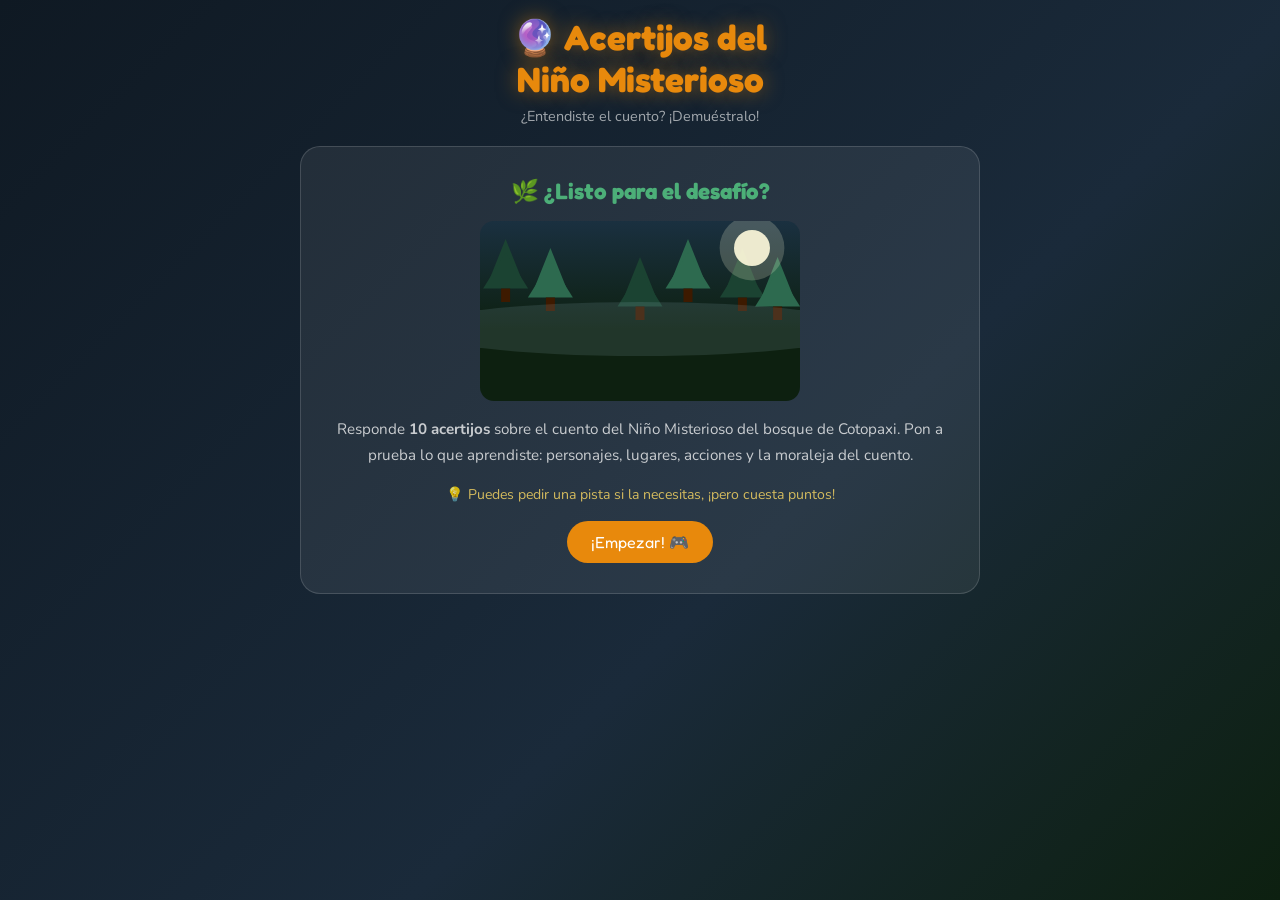
<file: juego1.html>
<!DOCTYPE html>
<html lang="es">
<head>
<meta charset="UTF-8"/>
<meta name="viewport" content="width=device-width, initial-scale=1.0"/>
<title>Acertijos - El Niño Misterioso</title>
<link href="https://fonts.googleapis.com/css2?family=Fredoka+One&family=Nunito:wght@400;600;700;800&display=swap" rel="stylesheet">
<style>
  :root {
    --verde: #2d8a4e;
    --verde-claro: #4caf78;
    --dorado: #e8890c;
    --morado: #6b3fa0;
    --negro: #1a1a2e;
    --naranja: #ff6b35;
    --azul: #2980b9;
    --rojo: #c0392b;
  }

  * { box-sizing: border-box; margin: 0; padding: 0; }

  body {
    font-family: 'Nunito', sans-serif;
    background: linear-gradient(135deg, #0f1923 0%, #1a2a3a 60%, #0d2010 100%);
    min-height: 100vh;
    color: #fff;
    padding: 16px;
  }

  .contenedor { max-width: 680px; margin: 0 auto; }

  .titulo-juego {
    text-align: center; margin-bottom: 20px;
  }
  .titulo-juego h1 {
    font-family: 'Fredoka One', cursive;
    font-size: clamp(1.5rem, 5vw, 2.2rem);
    color: var(--dorado);
    text-shadow: 0 0 20px rgba(232,137,12,0.5);
    line-height: 1.2;
  }
  .titulo-juego p { color: rgba(255,255,255,0.6); font-size: 0.9rem; margin-top:6px; }

  /* PANEL MARCADOR */
  .marcador {
    display: flex; gap: 10px; justify-content: center; flex-wrap: wrap;
    margin-bottom: 18px;
  }
  .marcador-item {
    background: rgba(255,255,255,0.08);
    border: 1px solid rgba(255,255,255,0.15);
    border-radius: 50px;
    padding: 7px 18px;
    font-family: 'Fredoka One', cursive;
    font-size: 0.95rem;
    display: flex; align-items: center; gap: 6px;
  }
  .marcador-item span { color: var(--dorado); }

  /* BARRA PROGRESO */
  .progreso-wrap {
    background: rgba(255,255,255,0.1);
    border-radius: 50px; height: 8px;
    margin-bottom: 18px; overflow: hidden;
  }
  .progreso-fill {
    height: 100%;
    background: linear-gradient(90deg, var(--verde-claro), var(--dorado));
    border-radius: 50px;
    transition: width 0.5s ease;
    width: 0%;
  }

  /* TARJETA ACERTIJO */
  .tarjeta-acertijo {
    background: rgba(255,255,255,0.07);
    border: 1px solid rgba(255,255,255,0.15);
    border-radius: 20px;
    padding: 24px 22px;
    margin-bottom: 16px;
    position: relative;
    overflow: hidden;
  }
  .tarjeta-acertijo::before {
    content: '';
    position: absolute; top:0; left:0; right:0; height:3px;
    background: linear-gradient(90deg, var(--verde-claro), var(--dorado), var(--morado));
  }

  .numero-pregunta {
    font-size: 0.78rem;
    color: rgba(255,255,255,0.4);
    text-transform: uppercase;
    letter-spacing: 1px;
    margin-bottom: 6px;
  }

  .categoria-badge {
    display: inline-block;
    padding: 3px 12px;
    border-radius: 50px;
    font-size: 0.78rem;
    font-weight: 700;
    margin-bottom: 12px;
  }
  .cat-personaje { background: rgba(107,63,160,0.4); color: #c39bd3; border: 1px solid rgba(107,63,160,0.5); }
  .cat-lugar { background: rgba(45,138,78,0.4); color: #82e0aa; border: 1px solid rgba(45,138,78,0.5); }
  .cat-accion { background: rgba(232,137,12,0.4); color: #fad7a0; border: 1px solid rgba(232,137,12,0.5); }
  .cat-moraleja { background: rgba(41,128,185,0.4); color: #aed6f1; border: 1px solid rgba(41,128,185,0.5); }
  .cat-naturaleza { background: rgba(76,175,120,0.3); color: #a9dfbf; border: 1px solid rgba(76,175,120,0.5); }

  .ilustracion {
    width: 100%;
    border-radius: 12px;
    margin: 12px 0;
    display: block;
    border: 1px solid rgba(255,255,255,0.1);
  }

  .texto-acertijo {
    font-size: clamp(1rem, 3vw, 1.15rem);
    line-height: 1.7;
    color: #fff;
    margin-bottom: 8px;
  }

  .pista-texto {
    font-size: 0.85rem;
    color: rgba(255,220,100,0.8);
    background: rgba(232,137,12,0.1);
    border-left: 2px solid var(--dorado);
    padding: 8px 12px;
    border-radius: 4px;
    margin-bottom: 14px;
    display: none;
  }
  .pista-texto.visible { display: block; animation: slideDown 0.3s ease; }
  @keyframes slideDown { from { opacity:0; transform:translateY(-6px); } to { opacity:1; transform:translateY(0); } }

  /* OPCIONES */
  .opciones {
    display: grid;
    grid-template-columns: 1fr 1fr;
    gap: 10px;
    margin-top: 6px;
  }
  @media (max-width: 480px) { .opciones { grid-template-columns: 1fr; } }

  .opcion-btn {
    padding: 14px 16px;
    background: rgba(255,255,255,0.08);
    border: 1.5px solid rgba(255,255,255,0.2);
    border-radius: 14px;
    color: #fff;
    font-family: 'Nunito', sans-serif;
    font-size: 0.95rem;
    font-weight: 700;
    cursor: pointer;
    transition: all 0.2s;
    text-align: left;
    display: flex; align-items: center; gap: 10px;
    line-height: 1.4;
  }
  .opcion-btn:hover:not(:disabled) {
    background: rgba(255,255,255,0.15);
    border-color: var(--dorado);
    transform: translateY(-2px);
  }
  .opcion-btn .letra {
    width: 28px; height: 28px;
    background: rgba(255,255,255,0.15);
    border-radius: 50%;
    display: flex; align-items: center; justify-content: center;
    font-size: 0.85rem;
    flex-shrink: 0;
    font-weight: 800;
  }
  .opcion-btn.correcta {
    background: rgba(76,175,120,0.3);
    border-color: var(--verde-claro);
    animation: pulso 0.4s ease;
  }
  .opcion-btn.correcta .letra { background: var(--verde-claro); color: #fff; }
  .opcion-btn.incorrecta {
    background: rgba(192,57,43,0.3);
    border-color: var(--rojo);
  }
  .opcion-btn.incorrecta .letra { background: var(--rojo); color: #fff; }
  .opcion-btn:disabled { cursor: not-allowed; opacity: 0.8; }
  @keyframes pulso { 0%{transform:scale(1)} 50%{transform:scale(1.03)} 100%{transform:scale(1)} }

  /* FEEDBACK */
  .feedback {
    border-radius: 12px;
    padding: 14px 16px;
    margin-top: 12px;
    display: none;
    animation: aparecer 0.3s ease;
  }
  .feedback.show { display: block; }
  @keyframes aparecer { from{opacity:0;transform:translateY(4px)} to{opacity:1;transform:translateY(0)} }
  .feedback.bien { background: rgba(76,175,120,0.2); border: 1px solid rgba(76,175,120,0.4); }
  .feedback.mal { background: rgba(192,57,43,0.2); border: 1px solid rgba(192,57,43,0.4); }
  .feedback h4 { font-family: 'Fredoka One', cursive; font-size: 1.1rem; margin-bottom: 4px; }
  .feedback.bien h4 { color: var(--verde-claro); }
  .feedback.mal h4 { color: #e74c3c; }
  .feedback p { font-size: 0.88rem; color: rgba(255,255,255,0.85); line-height: 1.5; }

  /* BOTONES ACCIÓN */
  .btns-accion {
    display: flex; gap: 10px; flex-wrap: wrap; justify-content: center;
    margin-top: 14px;
  }
  .btn-accion {
    padding: 11px 24px;
    border-radius: 50px; border: none;
    font-family: 'Fredoka One', cursive;
    font-size: 1rem; cursor: pointer;
    transition: all 0.2s;
  }
  .btn-accion:hover { transform: translateY(-2px); }
  .btn-siguiente { background: var(--dorado); color: #fff; }
  .btn-pista { background: var(--morado); color: #fff; }
  .btn-menu { background: rgba(255,255,255,0.15); color: #fff; border: 1px solid rgba(255,255,255,0.3); }

  /* PANTALLA INICIO */
  .pantalla-inicio {
    background: rgba(255,255,255,0.07);
    border: 1px solid rgba(255,255,255,0.15);
    border-radius: 20px;
    padding: 30px 24px;
    text-align: center;
  }
  .pantalla-inicio canvas { border-radius: 14px; margin: 16px auto; display: block; max-width: 100%; }
  .pantalla-inicio h2 { font-family: 'Fredoka One', cursive; color: var(--verde-claro); font-size: 1.4rem; margin-bottom: 10px; }
  .pantalla-inicio p { color: rgba(255,255,255,0.75); font-size: 0.95rem; line-height: 1.7; margin-bottom: 14px; }

  /* PANTALLA FINAL */
  .pantalla-final {
    display: none;
    background: rgba(255,255,255,0.07);
    border: 1px solid rgba(255,255,255,0.15);
    border-radius: 20px;
    padding: 30px 24px;
    text-align: center;
  }
  .pantalla-final.show { display: block; animation: aparecer 0.5s ease; }
  .pantalla-final h2 { font-family: 'Fredoka One', cursive; color: var(--dorado); font-size: 1.8rem; margin-bottom: 12px; }
  .estrellas-puntuacion { font-size: 2.5rem; margin: 10px 0; }
  .resultado-final {
    background: rgba(0,0,0,0.3);
    border-radius: 12px;
    padding: 16px;
    margin: 14px 0;
  }
  .resultado-final .num { font-family: 'Fredoka One', cursive; font-size: 2.5rem; color: var(--dorado); }
  .resultado-final p { color: rgba(255,255,255,0.7); font-size: 0.9rem; }
  .mensaje-final { font-size: 0.95rem; color: rgba(255,255,255,0.85); line-height: 1.7; margin: 14px 0; }
  .aprendizajes {
    background: rgba(232,137,12,0.1);
    border: 1px solid rgba(232,137,12,0.3);
    border-radius: 12px;
    padding: 16px;
    text-align: left;
    margin: 14px 0;
  }
  .aprendizajes h4 { color: var(--dorado); font-family: 'Fredoka One', cursive; margin-bottom: 10px; }
  .aprendizajes li { font-size: 0.88rem; color: rgba(255,255,255,0.8); margin-bottom: 6px; list-style: none; padding-left: 4px; line-height: 1.5; }

  .barra-nivel {
    display: flex; align-items: center; gap: 8px; margin: 4px 0;
  }
  .barra-nivel-fill {
    height: 6px; border-radius: 50px;
    background: var(--verde-claro);
    transition: width 1s ease;
  }
  .barra-nivel-bg { flex:1; height:6px; background:rgba(255,255,255,0.1); border-radius:50px; overflow:hidden; }
</style>
</head>
<body>

<div class="contenedor">
  <div class="titulo-juego">
    <h1>🔮 Acertijos del<br>Niño Misterioso</h1>
    <p>¿Entendiste el cuento? ¡Demuéstralo!</p>
  </div>

  <!-- PANTALLA INICIO -->
  <div class="pantalla-inicio" id="pantalla-inicio">
    <h2>🌿 ¿Listo para el desafío?</h2>
    <canvas id="canvas-portada" width="320" height="180"></canvas>
    <p>Responde <strong>10 acertijos</strong> sobre el cuento del Niño Misterioso del bosque de Cotopaxi. 
    Pon a prueba lo que aprendiste: personajes, lugares, acciones y la moraleja del cuento.</p>
    <p style="color:rgba(255,220,100,0.8); font-size:0.88rem;">💡 Puedes pedir una pista si la necesitas, ¡pero cuesta puntos!</p>
    <div class="btns-accion">
      <button class="btn-accion btn-siguiente" onclick="iniciarJuego()">¡Empezar! 🎮</button>
    </div>
  </div>

  <!-- JUEGO ACTIVO -->
  <div id="juego-activo" style="display:none;">
    <div class="marcador">
      <div class="marcador-item">⭐ Puntos: <span id="puntos">0</span></div>
      <div class="marcador-item">❓ Pregunta: <span id="num-pregunta">1</span>/10</div>
      <div class="marcador-item">✅ Correctas: <span id="correctas">0</span></div>
    </div>
    <div class="progreso-wrap">
      <div class="progreso-fill" id="progreso-fill"></div>
    </div>
    <div class="tarjeta-acertijo" id="tarjeta">
      <div class="numero-pregunta" id="num-p"></div>
      <span class="categoria-badge" id="cat-badge"></span>
      <canvas class="ilustracion" id="canvas-pregunta" width="600" height="180"></canvas>
      <p class="texto-acertijo" id="texto-p"></p>
      <div class="pista-texto" id="pista-p"></div>
      <div class="opciones" id="opciones"></div>
      <div class="feedback" id="feedback"></div>
    </div>
    <div class="btns-accion">
      <button class="btn-accion btn-pista" id="btn-pista" onclick="mostrarPista()">💡 Pista (-5 pts)</button>
      <button class="btn-accion btn-siguiente" id="btn-siguiente" onclick="siguientePregunta()" style="display:none;">Siguiente ➡️</button>
      <button class="btn-accion btn-menu" onclick="volverMenu()">🏠 Menú</button>
    </div>
  </div>

  <!-- PANTALLA FINAL -->
  <div class="pantalla-final" id="pantalla-final">
    <div class="estrellas-puntuacion" id="estrellas-final"></div>
    <h2 id="titulo-final"></h2>
    <div class="resultado-final">
      <div class="num" id="puntos-final"></div>
      <p id="sub-resultado"></p>
    </div>
    <div class="barra-nivel">
      <span style="font-size:0.8rem;color:rgba(255,255,255,0.5);min-width:80px;">Precisión</span>
      <div class="barra-nivel-bg"><div class="barra-nivel-fill" id="barra-precision" style="width:0%"></div></div>
      <span id="pct-precision" style="font-size:0.85rem;color:var(--verde-claro);min-width:36px;text-align:right;">0%</span>
    </div>
    <p class="mensaje-final" id="mensaje-final"></p>
    <div class="aprendizajes">
      <h4>📚 Lo que aprendiste hoy:</h4>
      <ul id="lista-aprendizajes"></ul>
    </div>
    <div class="btns-accion">
      <button class="btn-accion btn-siguiente" onclick="reiniciarJuego()">🔄 Jugar de nuevo</button>
      <button class="btn-accion btn-menu" onclick="volverMenu()">🏠 Menú</button>
    </div>
  </div>
</div>

<script>
// ===== FUNCIONES DE DIBUJO =====
function dibujarEscena(ctx, tipo) {
  const w = ctx.canvas.width, h = ctx.canvas.height;
  const escenas = {
    bosque: () => {
      ctx.fillStyle='#0d2010'; ctx.fillRect(0,0,w,h);
      const g=ctx.createLinearGradient(0,0,0,h*0.6);
      g.addColorStop(0,'#1a3040'); g.addColorStop(1,'#0d2010');
      ctx.fillStyle=g; ctx.fillRect(0,0,w,h);
      // Árboles
      function arbol(x,y,tam,c){
        ctx.fillStyle=c;
        ctx.beginPath(); ctx.moveTo(x,y); ctx.lineTo(x-tam*0.4,y+tam); ctx.lineTo(x+tam*0.4,y+tam); ctx.closePath(); ctx.fill();
        ctx.beginPath(); ctx.moveTo(x,y+tam*0.3); ctx.lineTo(x-tam*0.5,y+tam*1.1); ctx.lineTo(x+tam*0.5,y+tam*1.1); ctx.closePath(); ctx.fill();
        ctx.fillStyle='#3d1a00'; ctx.fillRect(x-tam*0.1,y+tam*1.1,tam*0.2,tam*0.3);
      }
      [0.08,0.22,0.5,0.65,0.82,0.93].forEach((f,i)=>arbol(w*f,h*(0.1+i%3*0.05),h*0.25,i%2===0?'#1b4332':'#2d6a4f'));
      // Luna
      ctx.fillStyle='rgba(255,250,220,0.9)';
      ctx.beginPath(); ctx.arc(w*0.85,h*0.15,h*0.1,0,Math.PI*2); ctx.fill();
      ctx.fillStyle='rgba(255,255,220,0.2)';
      ctx.beginPath(); ctx.arc(w*0.85,h*0.15,h*0.18,0,Math.PI*2); ctx.fill();
      // Neblina
      ctx.fillStyle='rgba(180,210,230,0.12)';
      ctx.beginPath(); ctx.ellipse(w*0.5,h*0.6,w*0.7,h*0.15,0,0,Math.PI*2); ctx.fill();
    },
    nino: () => {
      ctx.fillStyle='#1a2840'; ctx.fillRect(0,0,w,h);
      // Lluvia
      ctx.strokeStyle='rgba(150,200,255,0.35)'; ctx.lineWidth=1;
      for(let i=0;i<30;i++){
        let rx=Math.random()*w,ry=Math.random()*h;
        ctx.beginPath(); ctx.moveTo(rx,ry); ctx.lineTo(rx-4,ry+10); ctx.stroke();
      }
      // Niño
      let cx=w*0.5, cy=h*0.35;
      // Sombrero
      ctx.fillStyle='#7D4015';
      ctx.beginPath(); ctx.ellipse(cx,cy-h*0.14,w*0.12,h*0.04,0,0,Math.PI*2); ctx.fill();
      ctx.fillStyle='#5a2e0c';
      ctx.fillRect(cx-w*0.07,cy-h*0.28,w*0.14,h*0.16);
      // Cabeza
      ctx.fillStyle='#FDBCB4'; ctx.beginPath(); ctx.arc(cx,cy,h*0.12,0,Math.PI*2); ctx.fill();
      // Ojos
      ctx.fillStyle='#222';
      ctx.beginPath(); ctx.arc(cx-w*0.025,cy-h*0.01,3,0,Math.PI*2); ctx.fill();
      ctx.beginPath(); ctx.arc(cx+w*0.025,cy-h*0.01,3,0,Math.PI*2); ctx.fill();
      // Sonrisa
      ctx.strokeStyle='#555'; ctx.lineWidth=2;
      ctx.beginPath(); ctx.arc(cx,cy+h*0.03,w*0.03,0,Math.PI); ctx.stroke();
      // Cuerpo
      ctx.fillStyle='#4a7c59'; ctx.fillRect(cx-w*0.07,cy+h*0.12,w*0.14,h*0.35);
      // Signo de interrogación
      ctx.fillStyle='rgba(255,220,50,0.85)';
      ctx.font=`bold ${h*0.3}px Fredoka One,sans-serif`;
      ctx.fillText('?',w*0.12,h*0.55);
    },
    familia: () => {
      ctx.fillStyle='#2a1a3a'; ctx.fillRect(0,0,w,h);
      // Casa
      ctx.fillStyle='#4a3520';
      ctx.fillRect(w*0.55,h*0.15,w*0.4,h*0.75);
      ctx.fillStyle='#8B4513';
      ctx.beginPath(); ctx.moveTo(w*0.5,h*0.05); ctx.lineTo(w*0.75,h*0.15); ctx.lineTo(w,h*0.05); ctx.lineTo(w,h*0.15); ctx.lineTo(w*0.5,h*0.15); ctx.closePath(); ctx.fill();
      // Ventana
      ctx.fillStyle='rgba(255,200,100,0.5)'; ctx.fillRect(w*0.63,h*0.3,w*0.12,h*0.15); 
      // Personas
      function p(x,c,alto){
        ctx.fillStyle='#FDBCB4'; ctx.beginPath(); ctx.arc(x,h*0.45,alto,0,Math.PI*2); ctx.fill();
        ctx.fillStyle=c; ctx.fillRect(x-w*0.04,h*0.45+alto,w*0.08,alto*2.5);
      }
      p(w*0.12,'#c0392b',h*0.11);
      p(w*0.27,'#2980b9',h*0.13);
      p(w*0.42,'#8B4513',h*0.09);
      // Sombrero
      ctx.fillStyle='#5a2e0c'; ctx.fillRect(w*0.36,h*0.29,w*0.12,h*0.1);
      ctx.beginPath(); ctx.ellipse(w*0.42,h*0.31,w*0.1,h*0.03,0,0,Math.PI*2); ctx.fill();
    },
    naturaleza: () => {
      ctx.fillStyle='#0d1a0d'; ctx.fillRect(0,0,w,h);
      // Amanecer
      const g=ctx.createLinearGradient(0,0,0,h);
      g.addColorStop(0,'#ff8c00'); g.addColorStop(0.4,'#2d5a3d'); g.addColorStop(1,'#0d1a0d');
      ctx.fillStyle=g; ctx.fillRect(0,0,w,h);
      // Sol
      ctx.fillStyle='rgba(255,200,50,0.9)'; ctx.beginPath(); ctx.arc(w*0.5,h*0.18,h*0.12,0,Math.PI*2); ctx.fill();
      ctx.fillStyle='rgba(255,200,50,0.2)'; ctx.beginPath(); ctx.arc(w*0.5,h*0.18,h*0.22,0,Math.PI*2); ctx.fill();
      // Rayos
      ctx.strokeStyle='rgba(255,200,50,0.3)'; ctx.lineWidth=2;
      for(let i=0;i<8;i++){
        const a=i*Math.PI/4;
        ctx.beginPath(); ctx.moveTo(w*0.5+Math.cos(a)*h*0.14,h*0.18+Math.sin(a)*h*0.14);
        ctx.lineTo(w*0.5+Math.cos(a)*h*0.26,h*0.18+Math.sin(a)*h*0.26); ctx.stroke();
      }
      // Planta mágica
      ctx.strokeStyle='#4caf78'; ctx.lineWidth=4;
      ctx.beginPath(); ctx.moveTo(w*0.5,h); ctx.bezierCurveTo(w*0.5,h*0.7,w*0.3,h*0.5,w*0.25,h*0.35); ctx.stroke();
      ctx.beginPath(); ctx.moveTo(w*0.5,h*0.8); ctx.bezierCurveTo(w*0.65,h*0.65,w*0.75,h*0.55,w*0.77,h*0.42); ctx.stroke();
      // Flores
      [[w*0.25,h*0.32,'#ff69b4'],[w*0.77,h*0.39,'#ffd700'],[w*0.5,h*0.55,'#ff6b35']].forEach(([x,y,c])=>{
        ctx.fillStyle=c; ctx.beginPath(); ctx.arc(x,y,h*0.05,0,Math.PI*2); ctx.fill();
        ctx.fillStyle='rgba(255,255,255,0.8)'; ctx.beginPath(); ctx.arc(x,y,h*0.02,0,Math.PI*2); ctx.fill();
      });
    },
    rio: () => {
      ctx.fillStyle='#1a2a1a'; ctx.fillRect(0,0,w,h);
      // Cielo
      const g=ctx.createLinearGradient(0,0,0,h*0.5);
      g.addColorStop(0,'#1a2a40'); g.addColorStop(1,'#2d4a2d');
      ctx.fillStyle=g; ctx.fillRect(0,0,w,h*0.5);
      // Río Toachi
      ctx.fillStyle='rgba(64,150,220,0.7)';
      ctx.beginPath(); ctx.moveTo(0,h*0.55); ctx.bezierCurveTo(w*0.3,h*0.5,w*0.7,h*0.65,w,h*0.6); ctx.lineTo(w,h); ctx.lineTo(0,h); ctx.closePath(); ctx.fill();
      // Puente colgante
      ctx.strokeStyle='#8B4513'; ctx.lineWidth=4;
      ctx.beginPath(); ctx.moveTo(0,h*0.5); ctx.lineTo(w,h*0.5); ctx.stroke();
      ctx.strokeStyle='rgba(139,69,19,0.5)'; ctx.lineWidth=2;
      for(let i=0;i<8;i++){
        const x=w*0.1+i*(w*0.12);
        ctx.beginPath(); ctx.moveTo(x,h*0.5); ctx.lineTo(x,h*0.62); ctx.stroke();
      }
      // Cascada
      ctx.fillStyle='rgba(150,200,255,0.4)';
      ctx.beginPath(); ctx.rect(w*0.15,h*0.1,w*0.06,h*0.45); ctx.fill();
      ctx.fillStyle='rgba(150,220,255,0.6)';
      ctx.beginPath(); ctx.ellipse(w*0.18,h*0.55,w*0.06,h*0.03,0,0,Math.PI*2); ctx.fill();
      // Montaña
      ctx.fillStyle='#2d4a3e';
      ctx.beginPath(); ctx.moveTo(0,h*0.5); ctx.lineTo(w*0.2,h*0.08); ctx.lineTo(w*0.4,h*0.5); ctx.closePath(); ctx.fill();
    }
  };
  const fn = escenas[tipo] || escenas.bosque;
  fn();
}

// ===== PREGUNTAS =====
const TODAS_PREGUNTAS = [
  {
    cat: 'lugar', catClass: 'cat-lugar', catLabel: '🌿 Lugar',
    ilustracion: 'bosque',
    pregunta: '¿En qué región del Ecuador se desarrolla el cuento del Niño Misterioso?',
    opciones: ['En las playas de Esmeraldas', 'En el bosque nublado de Cotopaxi', 'En el desierto de Loja', 'En las islas Galápagos'],
    correcta: 1,
    bien: '¡Correcto! 🌲 El cuento transcurre en las estribaciones andinas de Cotopaxi, en un bosque nublado lleno de misterios.',
    mal: 'El cuento ocurre en el bosque nublado de Cotopaxi, en las estribaciones de los Andes ecuatorianos.',
    pista: '💡 Piensa en una provincia de la Sierra ecuatoriana famosa por su volcán...'
  },
  {
    cat: 'personaje', catClass: 'cat-personaje', catLabel: '👦 Personaje',
    ilustracion: 'nino',
    pregunta: '¿Qué prenda especial llevaba el niño misterioso cuando apareció en el bosque?',
    opciones: ['Una capa roja', 'Un sombrero de paja', 'Unas botas de cuero', 'Una bufanda verde'],
    correcta: 1,
    bien: '¡Muy bien! 🎩 El sombrero de paja era la característica más especial del niño misterioso.',
    mal: 'El niño llevaba un sombrero de paja, que era su rasgo más misterioso e identificable.',
    pista: '💡 Es algo que se usa en la cabeza, muy típico en el campo ecuatoriano...'
  },
  {
    cat: 'accion', catClass: 'cat-accion', catLabel: '⚡ Acción',
    ilustracion: 'nino',
    pregunta: '¿Cómo reaccionó el niño misterioso cuando la familia le hacía preguntas?',
    opciones: ['Lloraba mucho', 'Solo sonreía mirando al río', 'Corría entre los árboles', 'Cantaba canciones'],
    correcta: 1,
    bien: '¡Excelente! 😊 El niño no hablaba pero siempre sonreía, mirando misteriosamente hacia el río Toachi.',
    mal: 'El niño no hablaba. Solo sonreía y miraba hacia el río Toachi, guardando su misterio.',
    pista: '💡 El niño no decía palabras, pero hacía algo con su cara al mirar hacia el agua...'
  },
  {
    cat: 'personaje', catClass: 'cat-personaje', catLabel: '👨‍👩‍👧 Familia',
    ilustracion: 'familia',
    pregunta: '¿Quién de la familia quería ayudar al niño misterioso al principio?',
    opciones: ['El padre', 'La madre', 'Los dos por igual', 'Ninguno quería ayudarlo'],
    correcta: 1,
    bien: '¡Correcto! 👩 La madre tenía el corazón generoso y quería ayudar al niño, mientras el padre dudaba.',
    mal: 'Era la madre quien quería ayudar al niño. El padre era el que dudaba y desconfiaba.',
    pista: '💡 En las familias, ¿quién suele ser la primera en mostrar hospitalidad con los extraños?'
  },
  {
    cat: 'lugar', catClass: 'cat-lugar', catLabel: '🌊 Lugar',
    ilustracion: 'rio',
    pregunta: '¿Cuál es el río que aparece en el cuento y que el niño observaba?',
    opciones: ['El río Napo', 'El río Guayas', 'El río Toachi', 'El río Pastaza'],
    correcta: 2,
    bien: '¡Excelente! 🌊 El río Toachi es un río real de Cotopaxi, famoso por sus cascadas de 102 metros.',
    mal: 'El río mencionado es el Toachi, un río real de Cotopaxi conocido por su hermosa cascada.',
    pista: '💡 Es un río de Cotopaxi conocido por una cascada visible desde un puente colgante...'
  },
  {
    cat: 'accion', catClass: 'cat-accion', catLabel: '⚡ Acción',
    ilustracion: 'bosque',
    pregunta: '¿Qué hizo el niño misterioso al llegar el amanecer?',
    opciones: ['Se quedó a vivir con la familia', 'Desapareció misteriosamente', 'Pidió comida y se fue', 'Habló con la familia'],
    correcta: 1,
    bien: '¡Muy bien! ✨ Al amanecer, el niño había desaparecido sin dejar rastro... solo un misterio.',
    mal: 'Al amanecer el niño desapareció sin dejar rastro, como si nunca hubiera estado ahí.',
    pista: '💡 Los personajes misteriosos de los cuentos suelen irse sin que nadie los vea...'
  },
  {
    cat: 'naturaleza', catClass: 'cat-naturaleza', catLabel: '🌱 Naturaleza',
    ilustracion: 'naturaleza',
    pregunta: '¿Qué especial apareció en el lugar donde estuvo sentado el niño?',
    opciones: ['Un tesoro de oro', 'Una planta medicinal desconocida', 'Una piedra brillante', 'Un nido de pájaros'],
    correcta: 1,
    bien: '¡Fantástico! 🌿 La planta medicinal que brotó era un mensaje del bosque para que cuiden la naturaleza.',
    mal: 'Brotó una planta medicinal desconocida. Era el regalo del bosque a través del niño misterioso.',
    pista: '💡 El bosque dejó algo vivo y natural que se usa para curar enfermedades...'
  },
  {
    cat: 'moraleja', catClass: 'cat-moraleja', catLabel: '💫 Moraleja',
    ilustracion: 'naturaleza',
    pregunta: '¿Cuál es la enseñanza más importante del cuento del Niño Misterioso?',
    opciones: [
      'Nunca debemos hablar con extraños',
      'Debemos respetar y cuidar la naturaleza',
      'Es mejor quedarse siempre en casa',
      'Los niños no deben salir solos'
    ],
    correcta: 1,
    bien: '¡Perfecto! 🌳 El cuento nos enseña a respetar los bosques y la naturaleza, que tienen mensajes para nosotros.',
    mal: 'La moraleja del cuento es respetar y cuidar la naturaleza, que nos habla a través de sus misterios.',
    pista: '💡 La planta que brotó al final nos da una pista sobre lo que el bosque quiere que hagamos...'
  },
  {
    cat: 'moraleja', catClass: 'cat-moraleja', catLabel: '💫 Valores',
    ilustracion: 'familia',
    pregunta: '¿Qué valor humano representa la actitud de la madre hacia el niño misterioso?',
    opciones: ['La valentía', 'La hospitalidad y solidaridad', 'La obediencia', 'La inteligencia'],
    correcta: 1,
    bien: '¡Excelente! 🤝 La hospitalidad y solidaridad son valores fundamentales de las comunidades andinas.',
    mal: 'La madre representó la hospitalidad y solidaridad, pilares de la cultura comunitaria ecuatoriana.',
    pista: '💡 Piensa en lo que significa recibir bien a alguien que no conocemos en nuestra casa...'
  },
  {
    cat: 'naturaleza', catClass: 'cat-naturaleza', catLabel: '🌲 Naturaleza',
    ilustracion: 'bosque',
    pregunta: '¿Qué tipo de ecosistema describe el cuento en Cotopaxi?',
    opciones: ['Desierto árido', 'Bosque nublado andino', 'Selva amazónica', 'Manglar costero'],
    correcta: 1,
    bien: '¡Correcto! ☁️ El bosque nublado andino es uno de los ecosistemas más biodiversos y amenazados del Ecuador.',
    mal: 'El cuento describe un bosque nublado andino, lleno de neblina, biodiversidad y misterios.',
    pista: '💡 Es un bosque de la Sierra, siempre cubierto de nubes y niebla, en las laderas de los Andes...'
  }
];

// ===== ESTADO =====
let estado = {
  preguntas: [],
  actual: 0,
  puntos: 0,
  correctas: 0,
  pistaUsada: false
};

function iniciarJuego(){
  document.getElementById('pantalla-inicio').style.display='none';
  document.getElementById('juego-activo').style.display='block';
  estado.preguntas = shuffleArray([...TODAS_PREGUNTAS]).slice(0,10);
  estado.actual = 0;
  estado.puntos = 0;
  estado.correctas = 0;
  actualizarMarcador();
  mostrarPregunta();
}

function mostrarPregunta(){
  const p = estado.preguntas[estado.actual];
  estado.pistaUsada = false;

  document.getElementById('num-p').textContent = `Pregunta ${estado.actual+1} de 10`;
  document.getElementById('cat-badge').className = `categoria-badge ${p.catClass}`;
  document.getElementById('cat-badge').textContent = p.catLabel;
  document.getElementById('texto-p').textContent = p.pregunta;
  document.getElementById('pista-p').textContent = p.pista;
  document.getElementById('pista-p').classList.remove('visible');
  document.getElementById('btn-pista').style.display = 'inline-block';
  document.getElementById('btn-siguiente').style.display = 'none';
  document.getElementById('feedback').className = 'feedback';
  document.getElementById('feedback').innerHTML = '';
  document.getElementById('progreso-fill').style.width = (estado.actual/10*100)+'%';

  // Ilustración
  const c = document.getElementById('canvas-pregunta');
  dibujarEscena(c.getContext('2d'), p.ilustracion);

  // Opciones
  const cont = document.getElementById('opciones');
  cont.innerHTML = '';
  const letras = ['A','B','C','D'];
  p.opciones.forEach((op, i) => {
    const btn = document.createElement('button');
    btn.className = 'opcion-btn';
    btn.innerHTML = `<span class="letra">${letras[i]}</span>${op}`;
    btn.onclick = () => responder(i, btn);
    cont.appendChild(btn);
  });
}

function responder(idx, btn){
  const p = estado.preguntas[estado.actual];
  const todos = document.querySelectorAll('.opcion-btn');
  todos.forEach(b => b.disabled = true);

  const esCorrecta = idx === p.correcta;
  btn.classList.add(esCorrecta ? 'correcta' : 'incorrecta');
  if(!esCorrecta){
    todos[p.correcta].classList.add('correcta');
  }

  let pts = 0;
  if(esCorrecta){
    pts = estado.pistaUsada ? 5 : 10;
    estado.puntos += pts;
    estado.correctas++;
  }

  const fb = document.getElementById('feedback');
  fb.className = 'feedback show ' + (esCorrecta ? 'bien' : 'mal');
  fb.innerHTML = `<h4>${esCorrecta ? '✅ ¡Correcto!' + (estado.pistaUsada ? ' (+5 pts)' : ' (+10 pts)') : '❌ Incorrecto'}</h4>
    <p>${esCorrecta ? p.bien : p.mal}</p>`;

  actualizarMarcador();
  document.getElementById('btn-pista').style.display = 'none';
  document.getElementById('btn-siguiente').style.display = 'inline-block';
}

function mostrarPista(){
  if(estado.pistaUsada) return;
  estado.pistaUsada = true;
  document.getElementById('pista-p').classList.add('visible');
  document.getElementById('btn-pista').style.display = 'none';
}

function siguientePregunta(){
  estado.actual++;
  if(estado.actual >= 10){
    mostrarFinal();
  } else {
    mostrarPregunta();
  }
}

function mostrarFinal(){
  document.getElementById('juego-activo').style.display='none';
  const f = document.getElementById('pantalla-final');
  f.classList.add('show');

  const pct = Math.round(estado.correctas/10*100);
  let estrellas = '⭐';
  let titulo = '¡Buen intento!';
  let mensaje = 'Sigue leyendo el cuento y vuelve a intentarlo.';
  if(pct >= 90){ estrellas='⭐⭐⭐'; titulo='¡Eres un experto!'; mensaje='¡Dominaste completamente la historia del Niño Misterioso!'; }
  else if(pct >= 70){ estrellas='⭐⭐'; titulo='¡Muy bien!'; mensaje='Conoces muy bien el cuento. ¡Un poco más y serás experto!'; }
  else if(pct >= 50){ estrellas='⭐'; titulo='¡Buen intento!'; mensaje='Aprendiste bastante. Lee de nuevo el cuento y mejorarás.'; }
  else { estrellas='🌱'; titulo='¡Sigue aprendiendo!'; mensaje='El cuento tiene muchos secretos. ¡Lee de nuevo y vuelve!'; }

  document.getElementById('estrellas-final').textContent = estrellas;
  document.getElementById('titulo-final').textContent = titulo;
  document.getElementById('puntos-final').textContent = estado.puntos + ' pts';
  document.getElementById('sub-resultado').textContent = `${estado.correctas} de 10 correctas`;
  document.getElementById('mensaje-final').textContent = mensaje;

  setTimeout(()=>{
    document.getElementById('barra-precision').style.width = pct+'%';
    document.getElementById('pct-precision').textContent = pct+'%';
  }, 300);

  document.getElementById('lista-aprendizajes').innerHTML = [
    '🌿 El cuento ocurre en el bosque nublado de Cotopaxi, Ecuador.',
    '👦 El niño misterioso llevaba un sombrero de paja y no hablaba.',
    '🌊 El río Toachi es real y tiene una cascada de 102 metros.',
    '🌱 La planta medicinal es un mensaje de respeto a la naturaleza.',
    '🤝 La hospitalidad es un valor fundamental de las comunidades andinas.'
  ].map(a=>`<li>• ${a}</li>`).join('');
}

function reiniciarJuego(){
  document.getElementById('pantalla-final').classList.remove('show');
  iniciarJuego();
}

function volverMenu(){
  document.getElementById('pantalla-inicio').style.display='block';
  document.getElementById('juego-activo').style.display='none';
  document.getElementById('pantalla-final').classList.remove('show');
}

function actualizarMarcador(){
  document.getElementById('puntos').textContent = estado.puntos;
  document.getElementById('num-pregunta').textContent = estado.actual+1;
  document.getElementById('correctas').textContent = estado.correctas;
}

function shuffleArray(arr){
  for(let i=arr.length-1;i>0;i--){
    const j=Math.floor(Math.random()*(i+1));
    [arr[i],arr[j]]=[arr[j],arr[i]];
  }
  return arr;
}

// Portada
window.onload = () => {
  const c = document.getElementById('canvas-portada');
  if(c) dibujarEscena(c.getContext('2d'), 'bosque');
};
</script>
</body>
</html>
</file>
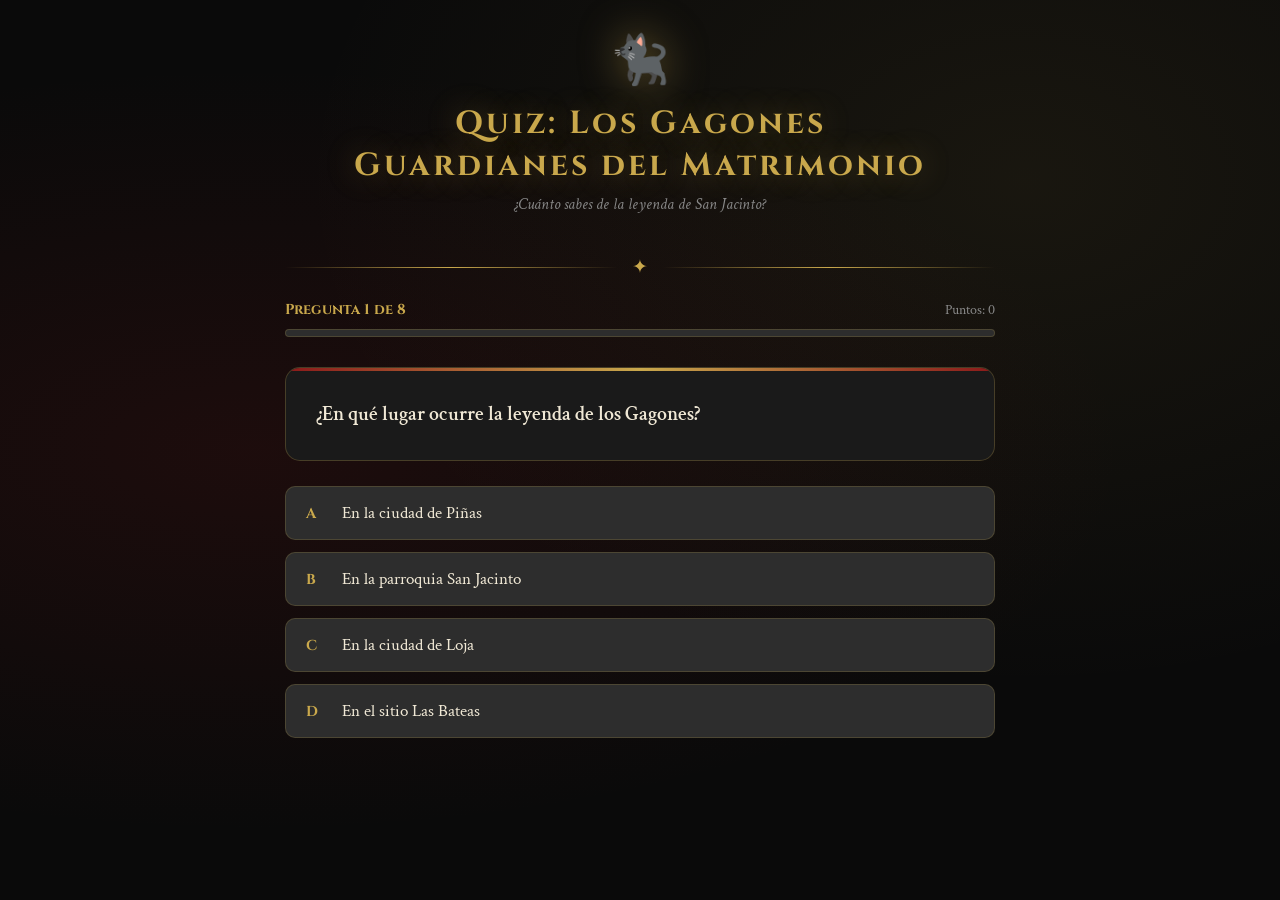
<file: juego3.html>
<!DOCTYPE html>
<html lang="es">
<head>
<meta charset="UTF-8">
<meta name="viewport" content="width=device-width, initial-scale=1.0">
<title>Quiz - Los Gagones</title>
<style>
  @import url('https://fonts.googleapis.com/css2?family=Cinzel:wght@400;700;900&family=Crimson+Text:ital,wght@0,400;0,600;1,400&display=swap');

  :root {
    --negro: #0a0a0a;
    --dorado: #c9a84c;
    --dorado-claro: #e8c97a;
    --rojo: #8b1a1a;
    --rojo-claro: #c0392b;
    --gris: #1a1a1a;
    --gris-medio: #2d2d2d;
    --blanco: #f0e8d5;
  }

  * { margin: 0; padding: 0; box-sizing: border-box; }

  body {
    background-color: var(--negro);
    font-family: 'Crimson Text', serif;
    color: var(--blanco);
    min-height: 100vh;
    background-image: 
      radial-gradient(ellipse at 20% 50%, rgba(139,26,26,0.15) 0%, transparent 60%),
      radial-gradient(ellipse at 80% 20%, rgba(201,168,76,0.08) 0%, transparent 50%);
  }

  .contenedor {
    max-width: 750px;
    margin: 0 auto;
    padding: 30px 20px;
  }

  .cabecera {
    text-align: center;
    margin-bottom: 40px;
    position: relative;
  }

  .cabecera::before {
    content: '🐈‍⬛';
    font-size: 3rem;
    display: block;
    margin-bottom: 10px;
    filter: drop-shadow(0 0 20px rgba(201,168,76,0.5));
    animation: flotar 3s ease-in-out infinite;
  }

  @keyframes flotar {
    0%, 100% { transform: translateY(0); }
    50% { transform: translateY(-10px); }
  }

  .cabecera h1 {
    font-family: 'Cinzel', serif;
    font-size: 2rem;
    color: var(--dorado);
    text-shadow: 0 0 30px rgba(201,168,76,0.4);
    letter-spacing: 3px;
    line-height: 1.3;
  }

  .cabecera p {
    color: #888;
    font-style: italic;
    margin-top: 8px;
    font-size: 1rem;
  }

  .linea-decorativa {
    display: flex;
    align-items: center;
    gap: 15px;
    margin: 20px 0;
  }

  .linea-decorativa::before,
  .linea-decorativa::after {
    content: '';
    flex: 1;
    height: 1px;
    background: linear-gradient(90deg, transparent, var(--dorado), transparent);
  }

  .linea-decorativa span {
    color: var(--dorado);
    font-size: 1.2rem;
  }

  .barra-progreso-container {
    background: var(--gris-medio);
    border-radius: 10px;
    height: 8px;
    margin-bottom: 30px;
    overflow: hidden;
    border: 1px solid rgba(201,168,76,0.2);
  }

  .barra-progreso {
    height: 100%;
    background: linear-gradient(90deg, var(--rojo), var(--dorado));
    border-radius: 10px;
    transition: width 0.5s ease;
  }

  .info-quiz {
    display: flex;
    justify-content: space-between;
    margin-bottom: 10px;
    font-size: 0.9rem;
    color: #888;
  }

  .numero-pregunta {
    color: var(--dorado);
    font-family: 'Cinzel', serif;
    font-weight: 700;
  }

  .tarjeta-pregunta {
    background: var(--gris);
    border: 1px solid rgba(201,168,76,0.25);
    border-radius: 15px;
    padding: 30px;
    margin-bottom: 25px;
    position: relative;
    overflow: hidden;
    animation: aparecerTarjeta 0.4s ease;
  }

  @keyframes aparecerTarjeta {
    from { opacity: 0; transform: translateY(20px); }
    to { opacity: 1; transform: translateY(0); }
  }

  .tarjeta-pregunta::before {
    content: '';
    position: absolute;
    top: 0; left: 0;
    right: 0; height: 3px;
    background: linear-gradient(90deg, var(--rojo), var(--dorado), var(--rojo));
  }

  .texto-pregunta {
    font-size: 1.25rem;
    line-height: 1.6;
    color: var(--blanco);
    font-weight: 600;
  }

  .opciones {
    display: flex;
    flex-direction: column;
    gap: 12px;
  }

  .opcion {
    background: var(--gris-medio);
    border: 1px solid rgba(201,168,76,0.2);
    border-radius: 10px;
    padding: 15px 20px;
    cursor: pointer;
    font-family: 'Crimson Text', serif;
    font-size: 1.05rem;
    color: var(--blanco);
    text-align: left;
    transition: all 0.25s ease;
    display: flex;
    align-items: center;
    gap: 12px;
  }

  .opcion:hover:not(:disabled) {
    background: rgba(201,168,76,0.12);
    border-color: var(--dorado);
    transform: translateX(5px);
  }

  .opcion .letra {
    font-family: 'Cinzel', serif;
    font-weight: 700;
    color: var(--dorado);
    font-size: 0.9rem;
    min-width: 24px;
  }

  .opcion.correcta {
    background: rgba(39,174,96,0.2);
    border-color: #27ae60;
    color: #a8e6c0;
  }

  .opcion.incorrecta {
    background: rgba(192,57,43,0.2);
    border-color: var(--rojo-claro);
    color: #f0a0a0;
  }

  .opcion.correcta-mostrada {
    background: rgba(39,174,96,0.15);
    border-color: #27ae60;
  }

  .opcion:disabled { cursor: default; }

  .feedback {
    margin-top: 20px;
    padding: 15px 20px;
    border-radius: 10px;
    font-size: 1rem;
    line-height: 1.5;
    animation: aparecerFeedback 0.3s ease;
    display: none;
  }

  @keyframes aparecerFeedback {
    from { opacity: 0; transform: translateY(-10px); }
    to { opacity: 1; transform: translateY(0); }
  }

  .feedback.correcto {
    background: rgba(39,174,96,0.15);
    border: 1px solid #27ae60;
    color: #a8e6c0;
    display: block;
  }

  .feedback.incorrecto {
    background: rgba(192,57,43,0.15);
    border: 1px solid var(--rojo-claro);
    color: #f0a0a0;
    display: block;
  }

  .btn-siguiente {
    width: 100%;
    padding: 15px;
    background: linear-gradient(135deg, var(--rojo), #5a0e0e);
    border: 1px solid var(--dorado);
    border-radius: 10px;
    color: var(--dorado);
    font-family: 'Cinzel', serif;
    font-size: 1rem;
    letter-spacing: 2px;
    cursor: pointer;
    margin-top: 20px;
    transition: all 0.3s ease;
    display: none;
  }

  .btn-siguiente:hover {
    background: linear-gradient(135deg, #a01e1e, var(--rojo));
    transform: translateY(-2px);
    box-shadow: 0 5px 20px rgba(139,26,26,0.4);
  }

  .pantalla-resultado {
    text-align: center;
    padding: 40px 20px;
    animation: aparecerTarjeta 0.5s ease;
    display: none;
  }

  .emoji-resultado {
    font-size: 5rem;
    display: block;
    margin-bottom: 20px;
    animation: flotar 2s ease-in-out infinite;
  }

  .titulo-resultado {
    font-family: 'Cinzel', serif;
    font-size: 2rem;
    color: var(--dorado);
    margin-bottom: 10px;
    text-shadow: 0 0 20px rgba(201,168,76,0.4);
  }

  .puntaje {
    font-size: 4rem;
    font-family: 'Cinzel', serif;
    font-weight: 900;
    color: var(--dorado);
    text-shadow: 0 0 30px rgba(201,168,76,0.6);
    margin: 20px 0;
  }

  .mensaje-resultado {
    font-size: 1.1rem;
    color: #aaa;
    font-style: italic;
    margin-bottom: 30px;
    line-height: 1.6;
  }

  .btn-reiniciar {
    padding: 15px 40px;
    background: transparent;
    border: 2px solid var(--dorado);
    border-radius: 10px;
    color: var(--dorado);
    font-family: 'Cinzel', serif;
    font-size: 1rem;
    letter-spacing: 2px;
    cursor: pointer;
    transition: all 0.3s ease;
  }

  .btn-reiniciar:hover {
    background: rgba(201,168,76,0.1);
    transform: translateY(-2px);
    box-shadow: 0 5px 20px rgba(201,168,76,0.2);
  }

  .estrellas {
    display: flex;
    justify-content: center;
    gap: 10px;
    font-size: 2rem;
    margin: 15px 0;
  }
</style>
</head>
<body>
<div class="contenedor">

  <div class="cabecera">
    <h1>Quiz: Los Gagones<br>Guardianes del Matrimonio</h1>
    <p>¿Cuánto sabes de la leyenda de San Jacinto?</p>
  </div>

  <div class="linea-decorativa"><span>✦</span></div>

  <div id="zona-quiz">
    <div class="info-quiz">
      <span class="numero-pregunta" id="num-pregunta">Pregunta 1 de 8</span>
      <span id="puntaje-actual">Puntos: 0</span>
    </div>
    <div class="barra-progreso-container">
      <div class="barra-progreso" id="barra" style="width:0%"></div>
    </div>

    <div class="tarjeta-pregunta" id="tarjeta">
      <p class="texto-pregunta" id="texto-pregunta"></p>
    </div>

    <div class="opciones" id="opciones"></div>
    <div class="feedback" id="feedback"></div>
    <button class="btn-siguiente" id="btn-siguiente" onclick="siguientePregunta()">SIGUIENTE ›</button>
  </div>

  <div class="pantalla-resultado" id="resultado">
    <span class="emoji-resultado" id="emoji-res">🐈‍⬛</span>
    <h2 class="titulo-resultado" id="titulo-res"></h2>
    <div class="estrellas" id="estrellas"></div>
    <div class="puntaje" id="puntaje-final"></div>
    <p class="mensaje-resultado" id="mensaje-res"></p>
    <button class="btn-reiniciar" onclick="reiniciar()">⟳ JUGAR DE NUEVO</button>
  </div>

</div>

<script>
const preguntas = [
  {
    texto: "¿En qué lugar ocurre la leyenda de los Gagones?",
    opciones: ["En la ciudad de Piñas", "En la parroquia San Jacinto", "En la ciudad de Loja", "En el sitio Las Bateas"],
    correcta: 1,
    explicacion: "La leyenda ocurre en San Jacinto, una parroquia antigua del cantón Piñas, provincia de El Oro."
  },
  {
    texto: "¿A quiénes atacaban los Gagones según la leyenda?",
    opciones: ["A los niños que no obedecían", "A los viajeros nocturnos", "A las parejas que vivían juntas sin casarse por la iglesia", "A los ladrones del pueblo"],
    correcta: 2,
    explicacion: "Los Gagones aparecían para castigar a quienes formaban un hogar sin recibir el sacramento del matrimonio."
  },
  {
    texto: "¿A qué animales se parecían los Gagones?",
    opciones: ["A los perros", "A los gatos", "A los murciélagos", "A los búhos"],
    correcta: 1,
    explicacion: "Se decía que los Gagones eran parecidos a los gatos y salían de noche, justo después del toque de campanas de las nueve."
  },
  {
    texto: "¿Cómo atacaban los Gagones a sus víctimas?",
    opciones: ["Las mordían en el cuello", "Las asustaban hasta desmayarlas", "Se pegaban a las rodillas y les arrancaban la rótula", "Las perseguían por los cafetales"],
    correcta: 2,
    explicacion: "Su ataque era silencioso pero devastador: se pegaban a las rodillas con fuerza sobrenatural y les arrancaban la rótula."
  },
  {
    texto: "¿Cómo se llamaba el joven protagonista de la historia?",
    opciones: ["Miguel", "Josué", "Santiago", "Andrés"],
    correcta: 1,
    explicacion: "Josué era el joven de San Jacinto que decidió mudarse con su pareja Alisson sin casarse por la iglesia."
  },
  {
    texto: "¿Dónde alquilaron su casita Josué y Alisson?",
    opciones: ["En el centro del pueblo", "Junto a la iglesia", "En las afueras, en el sitio 'Las Antenas'", "En los cafetales de San Jacinto"],
    correcta: 2,
    explicacion: "Josué y Alisson alquilaron una pequeña casita en las afueras del pueblo, en el sitio conocido como 'Las Antenas'."
  },
  {
    texto: "¿Qué encontraron los vecinos al día siguiente del ataque de los Gagones?",
    opciones: ["La casa destruida y vacía", "A Josué y Alisson pálidos y sin poder caminar", "Solo huellas de garras en el suelo", "Las puertas abiertas y nada más"],
    correcta: 1,
    explicacion: "Al día siguiente los vecinos encontraron a Josué y Alisson pálidos y sin poder caminar, tras el ataque de los Gagones."
  },
  {
    texto: "¿Cuál es la moraleja de la leyenda de los Gagones?",
    opciones: [
      "Nunca salir de noche en el campo",
      "El amor florece con respeto, compromiso y fe, honrando las promesas ante Dios",
      "Los animales nocturnos son peligrosos",
      "No alquilar casas en las afueras del pueblo"
    ],
    correcta: 1,
    explicacion: "La moraleja dice que el amor necesita raíces profundas: solo florece cuando se cultiva con respeto, compromiso y fe."
  }
];

let preguntaActual = 0;
let puntaje = 0;
let respondida = false;

function mostrarPregunta() {
  const p = preguntas[preguntaActual];
  document.getElementById('num-pregunta').textContent = `Pregunta ${preguntaActual + 1} de ${preguntas.length}`;
  document.getElementById('puntaje-actual').textContent = `Puntos: ${puntaje}`;
  document.getElementById('barra').style.width = `${(preguntaActual / preguntas.length) * 100}%`;
  document.getElementById('texto-pregunta').textContent = p.texto;

  const letras = ['A', 'B', 'C', 'D'];
  const contenedor = document.getElementById('opciones');
  contenedor.innerHTML = '';

  p.opciones.forEach((op, i) => {
    const btn = document.createElement('button');
    btn.className = 'opcion';
    btn.innerHTML = `<span class="letra">${letras[i]}</span>${op}`;
    btn.onclick = () => responder(i);
    contenedor.appendChild(btn);
  });

  document.getElementById('feedback').className = 'feedback';
  document.getElementById('feedback').textContent = '';
  document.getElementById('btn-siguiente').style.display = 'none';
  respondida = false;

  // Reanimar tarjeta
  const tarjeta = document.getElementById('tarjeta');
  tarjeta.style.animation = 'none';
  tarjeta.offsetHeight;
  tarjeta.style.animation = 'aparecerTarjeta 0.4s ease';
}

function responder(indice) {
  if (respondida) return;
  respondida = true;

  const p = preguntas[preguntaActual];
  const botones = document.querySelectorAll('.opcion');

  botones.forEach(b => b.disabled = true);
  botones[p.correcta].classList.add('correcta-mostrada');

  const feedback = document.getElementById('feedback');

  if (indice === p.correcta) {
    puntaje++;
    botones[indice].classList.add('correcta');
    feedback.className = 'feedback correcto';
    feedback.textContent = '✓ ¡Correcto! ' + p.explicacion;
  } else {
    botones[indice].classList.add('incorrecta');
    feedback.className = 'feedback incorrecto';
    feedback.textContent = '✗ Incorrecto. ' + p.explicacion;
  }

  document.getElementById('puntaje-actual').textContent = `Puntos: ${puntaje}`;
  document.getElementById('btn-siguiente').style.display = 'block';

  if (preguntaActual === preguntas.length - 1) {
    document.getElementById('btn-siguiente').textContent = 'VER RESULTADO ›';
  }
}

function siguientePregunta() {
  preguntaActual++;
  if (preguntaActual < preguntas.length) {
    mostrarPregunta();
  } else {
    mostrarResultado();
  }
}

function mostrarResultado() {
  document.getElementById('zona-quiz').style.display = 'none';
  const res = document.getElementById('resultado');
  res.style.display = 'block';

  const porcentaje = (puntaje / preguntas.length) * 100;
  let emoji, titulo, mensaje, estrellas;

  if (porcentaje === 100) {
    emoji = '🏆'; titulo = '¡Maestro de la Leyenda!';
    mensaje = 'Conoces perfectamente la historia de los Gagones de San Jacinto. ¡Los espíritus del matrimonio te respetan!';
    estrellas = '⭐⭐⭐';
  } else if (porcentaje >= 75) {
    emoji = '🌙'; titulo = '¡Muy Bien!';
    mensaje = 'Tienes un buen conocimiento de la leyenda. Los Gagones andan cerca pero no te encuentran...';
    estrellas = '⭐⭐';
  } else if (porcentaje >= 50) {
    emoji = '🐈‍⬛'; titulo = 'Puedes Mejorar';
    mensaje = 'Conoces algo de la leyenda, pero los Gagones podrían visitarte esta noche. ¡Repasa la historia!';
    estrellas = '⭐';
  } else {
    emoji = '👻'; titulo = '¡Cuidado!';
    mensaje = 'Los Gagones ya saben dónde vives. Te recomendamos leer bien la leyenda antes de intentarlo de nuevo...';
    estrellas = '';
  }

  document.getElementById('emoji-res').textContent = emoji;
  document.getElementById('titulo-res').textContent = titulo;
  document.getElementById('estrellas').textContent = estrellas;
  document.getElementById('puntaje-final').textContent = `${puntaje} / ${preguntas.length}`;
  document.getElementById('mensaje-res').textContent = mensaje;
}

function reiniciar() {
  preguntaActual = 0;
  puntaje = 0;
  document.getElementById('resultado').style.display = 'none';
  document.getElementById('zona-quiz').style.display = 'block';
  mostrarPregunta();
}

mostrarPregunta();
</script>
</body>
</html>
</file>
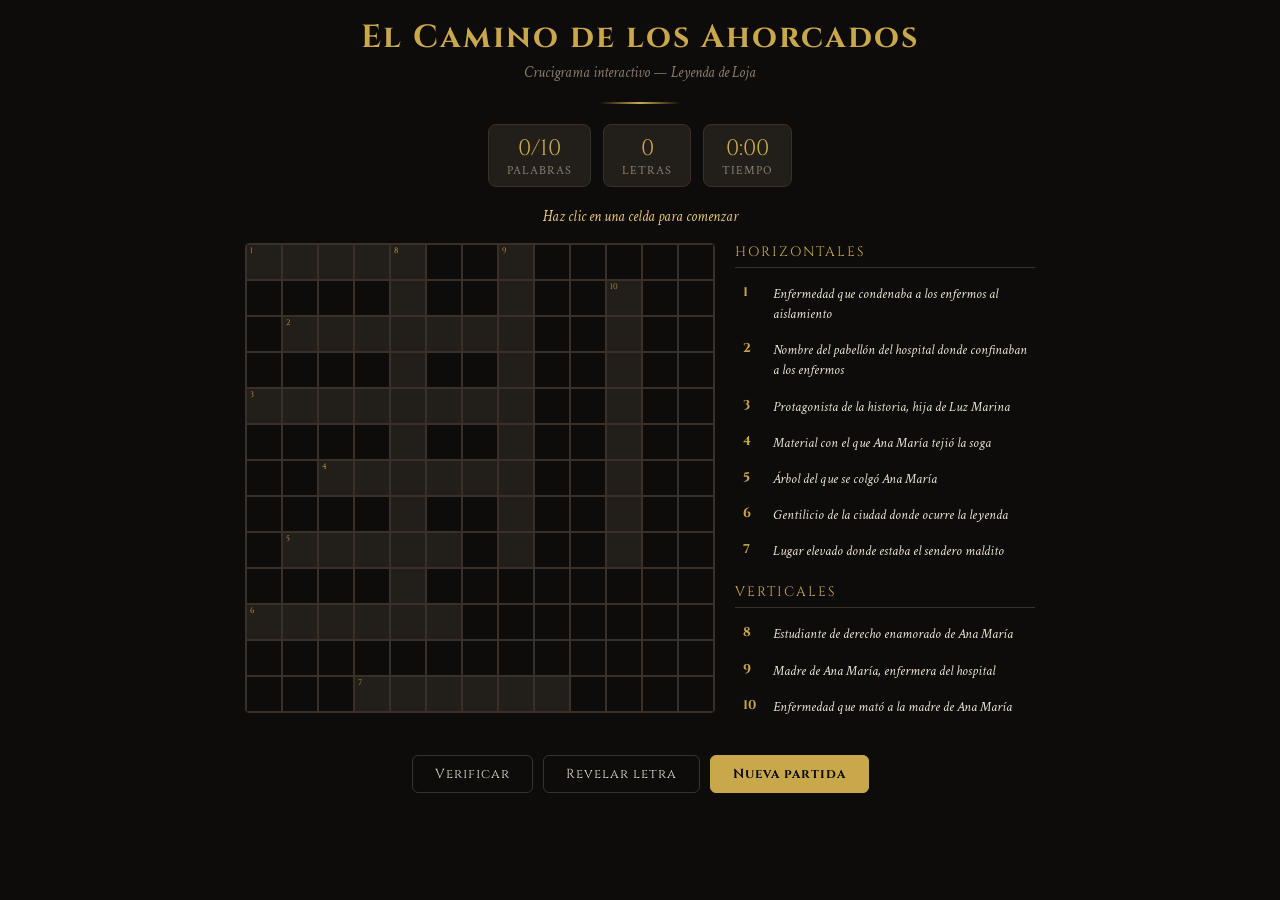
<file: juego4.html>
<!DOCTYPE html>
<html lang="es">
<head>
<meta charset="UTF-8"/>
<meta name="viewport" content="width=device-width, initial-scale=1.0"/>
<title>Crucigrama – El Camino de los Ahorcados</title>
<link href="https://fonts.googleapis.com/css2?family=Cinzel:wght@400;700;900&family=Crimson+Text:ital,wght@0,400;0,600;1,400&display=swap" rel="stylesheet">
<style>
*,*::before,*::after{box-sizing:border-box;margin:0;padding:0}
:root{
  --bg:#0e0c0a;
  --surface:#1a1714;
  --surface2:#221e1a;
  --border:#3a3028;
  --gold:#c9a84c;
  --gold2:#e8c97a;
  --text:#e8e0d0;
  --muted:#8a7e6e;
  --correct:#4a7c3f;
  --wrong:#7c3f3f;
  --active:#c9a84c;
}
body{
  font-family:'Crimson Text',serif;
  background:var(--bg);
  color:var(--text);
  min-height:100vh;
  padding:16px;
}
h1{
  font-family:'Cinzel',serif;
  font-size:clamp(1.2rem,4vw,2rem);
  color:var(--gold);
  text-align:center;
  letter-spacing:2px;
  margin-bottom:4px;
}
.subtitle{
  text-align:center;
  color:var(--muted);
  font-size:0.95rem;
  font-style:italic;
  margin-bottom:20px;
}
.sep{
  width:80px;height:2px;
  background:linear-gradient(90deg,transparent,var(--gold),transparent);
  margin:8px auto 20px;
}

/* STATS */
.stats{
  display:flex;gap:12px;justify-content:center;flex-wrap:wrap;margin-bottom:20px;
}
.stat{
  background:var(--surface2);
  border:1px solid var(--border);
  border-radius:8px;
  padding:8px 18px;
  text-align:center;
}
.stat-val{font-family:'Cinzel',serif;font-size:1.4rem;color:var(--gold);}
.stat-lbl{font-size:0.75rem;color:var(--muted);letter-spacing:1px;}

/* LAYOUT */
.game-layout{
  display:flex;gap:20px;align-items:flex-start;flex-wrap:wrap;justify-content:center;
}

/* GRID */
.grid-wrap{overflow-x:auto;}
.crossword-grid{
  display:inline-grid;
  border:1px solid var(--border);
  border-radius:4px;
  overflow:hidden;
  box-shadow:0 0 30px rgba(201,168,76,0.08);
}
.cell{
  width:36px;height:36px;
  position:relative;
  border:1px solid var(--border);
}
.cell.black{background:var(--bg);}
.cell.white{background:var(--surface2);cursor:pointer;}
.cell.white:hover{background:#2a2520;}
.cell.active{background:#2e2818!important;outline:2px solid var(--gold);z-index:2;}
.cell.highlighted{background:#241f14!important;}
.cell.correct{background:#1a2e18!important;}
.cell.wrong-anim{animation:flash-wrong 0.4s ease;}
@keyframes flash-wrong{0%,100%{background:var(--surface2)}50%{background:#3a1a1a}}

.cell-num{
  position:absolute;top:2px;left:3px;
  font-size:8px;color:var(--gold);
  font-family:'Cinzel',serif;
  line-height:1;pointer-events:none;
}
.cell-letter{
  position:absolute;inset:0;
  display:flex;align-items:center;justify-content:center;
  font-family:'Cinzel',serif;
  font-size:1.1rem;font-weight:700;
  color:var(--text);
  pointer-events:none;
  text-transform:uppercase;
}
.cell.correct .cell-letter{color:#7ec87a;}

/* PISTAS */
.clues-panel{
  min-width:220px;max-width:300px;flex:1;
}
.clues-section{margin-bottom:16px;}
.clues-title{
  font-family:'Cinzel',serif;
  font-size:0.85rem;letter-spacing:2px;
  color:var(--gold);
  border-bottom:1px solid var(--border);
  padding-bottom:6px;margin-bottom:10px;
}
.clue-item{
  display:flex;gap:8px;
  padding:6px 8px;border-radius:6px;
  cursor:pointer;margin-bottom:4px;
  transition:background 0.2s;
  font-size:0.9rem;line-height:1.4;
}
.clue-item:hover{background:var(--surface2);}
.clue-item.active-clue{background:#2e2818;border-left:2px solid var(--gold);}
.clue-item.done-clue{opacity:0.5;}
.clue-num{
  font-family:'Cinzel',serif;
  font-size:0.8rem;color:var(--gold);
  min-width:22px;font-weight:700;
}
.clue-text{color:var(--text);font-style:italic;}

/* INPUT oculto */
#hidden-input{
  position:fixed;opacity:0;pointer-events:none;width:1px;height:1px;
}

/* MENSAJE */
.msg-bar{
  text-align:center;min-height:24px;
  font-style:italic;color:var(--gold2);
  font-size:0.95rem;margin-bottom:12px;
}

/* BOTONES */
.btns{display:flex;gap:10px;justify-content:center;flex-wrap:wrap;margin-top:16px;}
.btn{
  font-family:'Cinzel',serif;font-size:0.82rem;
  letter-spacing:1px;padding:9px 22px;
  border-radius:6px;border:1px solid var(--border);
  background:transparent;color:var(--text);cursor:pointer;
  transition:all 0.2s;
}
.btn:hover{background:var(--surface2);border-color:var(--gold);color:var(--gold);}
.btn-gold{background:var(--gold);color:#0e0c0a;border-color:var(--gold);font-weight:700;}
.btn-gold:hover{background:var(--gold2);color:#0e0c0a;}

/* WIN */
.win-overlay{
  display:none;position:fixed;inset:0;
  background:rgba(0,0,0,0.85);
  align-items:center;justify-content:center;z-index:100;
}
.win-overlay.show{display:flex;}
.win-box{
  background:var(--surface);border:1px solid var(--gold);
  border-radius:12px;padding:36px 32px;
  text-align:center;max-width:380px;width:90%;
  box-shadow:0 0 40px rgba(201,168,76,0.2);
}
.win-icon{font-size:3rem;margin-bottom:12px;}
.win-title{font-family:'Cinzel',serif;font-size:1.5rem;color:var(--gold);margin-bottom:8px;}
.win-stats{color:var(--muted);font-size:0.95rem;margin-bottom:20px;font-style:italic;}
.win-quote{
  background:var(--surface2);border-left:3px solid var(--gold);
  padding:12px 16px;border-radius:0 8px 8px 0;
  font-style:italic;font-size:0.9rem;color:var(--text);
  text-align:left;margin-bottom:20px;line-height:1.6;
}

@media(max-width:600px){
  .cell{width:30px;height:30px;}
  .cell-letter{font-size:0.9rem;}
  .game-layout{flex-direction:column;align-items:center;}
  .clues-panel{max-width:100%;min-width:0;width:100%;}
}
</style>
</head>
<body>

<h1>El Camino de los Ahorcados</h1>
<p class="subtitle">Crucigrama interactivo — Leyenda de Loja</p>
<div class="sep"></div>

<div class="stats">
  <div class="stat"><div class="stat-val" id="s-words">0/10</div><div class="stat-lbl">PALABRAS</div></div>
  <div class="stat"><div class="stat-val" id="s-moves">0</div><div class="stat-lbl">LETRAS</div></div>
  <div class="stat"><div class="stat-val" id="s-time">0:00</div><div class="stat-lbl">TIEMPO</div></div>
</div>

<div class="msg-bar" id="msg">Haz clic en una celda para comenzar</div>

<div class="game-layout">
  <div class="grid-wrap">
    <div class="crossword-grid" id="grid"></div>
  </div>
  <div class="clues-panel">
    <div class="clues-section">
      <div class="clues-title">HORIZONTALES</div>
      <div id="clues-h"></div>
    </div>
    <div class="clues-section">
      <div class="clues-title">VERTICALES</div>
      <div id="clues-v"></div>
    </div>
  </div>
</div>

<div class="btns">
  <button class="btn" onclick="checkAll()">Verificar</button>
  <button class="btn" onclick="revealCurrent()">Revelar letra</button>
  <button class="btn btn-gold" onclick="resetGame()">Nueva partida</button>
</div>

<div class="win-overlay" id="win-overlay">
  <div class="win-box">
    <div class="win-icon">⚰️</div>
    <div class="win-title">¡Crucigrama Completo!</div>
    <div class="win-stats" id="win-stats"></div>
    <div class="win-quote">"Y así, el recuerdo de Ana María y Luis Felipe perdura más allá de la muerte, encadenado al viento y a la roca como un susurro triste y eterno."</div>
    <button class="btn btn-gold" onclick="resetGame()">Jugar de nuevo</button>
  </div>
</div>

<input id="hidden-input" type="text" autocomplete="off" autocorrect="off" spellcheck="false"/>

<script>
/*
  CRUCIGRAMA — El Camino de los Ahorcados
  Grilla: 13 columnas x 13 filas (índice 0–12)
  Palabras definidas con su posición inicial (fila, col), dirección y pista.
*/

const WORDS = [
  // HORIZONTALES
  { id:1,  dir:'H', row:0,  col:0,  word:'LEPRA',     clue:'Enfermedad que condenaba a los enfermos al aislamiento' },
  { id:2,  dir:'H', row:2,  col:1,  word:'AISLADO',   clue:'Nombre del pabellón del hospital donde confinaban a los enfermos' },
  { id:3,  dir:'H', row:4,  col:0,  word:'ANAMARÍA',  clue:'Protagonista de la historia, hija de Luz Marina' },
  { id:4,  dir:'H', row:6,  col:2,  word:'CABUYA',    clue:'Material con el que Ana María tejió la soga' },
  { id:5,  dir:'H', row:8,  col:1,  word:'GUABO',     clue:'Árbol del que se colgó Ana María' },
  { id:6,  dir:'H', row:10, col:0,  word:'LOJANO',    clue:'Gentilicio de la ciudad donde ocurre la leyenda' },
  { id:7,  dir:'H', row:12, col:3,  word:'COLINA',    clue:'Lugar elevado donde estaba el sendero maldito' },
  // VERTICALES
  { id:8,  dir:'V', row:0,  col:4,  word:'LUISFELIPE', clue:'Estudiante de derecho enamorado de Ana María' },
  { id:9,  dir:'V', row:0,  col:7,  word:'LUZMARINА',  clue:'Madre de Ana María, enfermera del hospital' },
  { id:10, dir:'V', row:1,  col:10, word:'TIFOIDEA',  clue:'Enfermedad que mató a la madre de Ana María' },
];

// Normalizar: quitar tildes/espacios para la grilla
function norm(s){ return s.toUpperCase().normalize('NFD').replace(/[\u0300-\u036f]/g,'').replace(/\s/g,''); }

// Construir grilla vacía
const ROWS=13, COLS=13;
let grid=[], userGrid=[], selected=null, selDir='H', seconds=0, moves=0, timerInt=null;

function buildGrid(){
  grid=Array.from({length:ROWS},()=>Array(COLS).fill(null));
  userGrid=Array.from({length:ROWS},()=>Array(COLS).fill(''));
  WORDS.forEach(w=>{
    const wn=norm(w.word);
    for(let i=0;i<wn.length;i++){
      const r=w.dir==='H'?w.row:w.row+i;
      const c=w.dir==='H'?w.col+i:w.col;
      if(!grid[r][c]) grid[r][c]={letter:wn[i],num:null,words:[]};
      grid[r][c].words.push({id:w.id,dir:w.dir});
    }
  });
  // Asignar números
  WORDS.forEach(w=>{
    const r=w.row, c=w.col;
    if(grid[r][c]) grid[r][c].num=w.id;
  });
}

function renderGrid(){
  const el=document.getElementById('grid');
  el.style.gridTemplateColumns=`repeat(${COLS},auto)`;
  el.innerHTML='';
  for(let r=0;r<ROWS;r++){
    for(let c=0;c<COLS;c++){
      const div=document.createElement('div');
      if(!grid[r][c]){
        div.className='cell black';
      } else {
        div.className='cell white';
        div.dataset.r=r; div.dataset.c=c;
        if(grid[r][c].num){
          const num=document.createElement('div');
          num.className='cell-num';num.textContent=grid[r][c].num;
          div.appendChild(num);
        }
        const lt=document.createElement('div');
        lt.className='cell-letter';lt.id=`cl-${r}-${c}`;
        div.appendChild(lt);
        div.addEventListener('click',()=>onCellClick(r,c));
      }
      el.appendChild(div);
    }
  }
}

function renderClues(){
  const hEl=document.getElementById('clues-h');
  const vEl=document.getElementById('clues-v');
  hEl.innerHTML=''; vEl.innerHTML='';
  WORDS.forEach(w=>{
    const div=document.createElement('div');
    div.className='clue-item';div.id=`clue-${w.id}`;
    div.innerHTML=`<span class="clue-num">${w.id}</span><span class="clue-text">${w.clue}</span>`;
    div.addEventListener('click',()=>jumpToWord(w));
    (w.dir==='H'?hEl:vEl).appendChild(div);
  });
}

function getCellDiv(r,c){return document.querySelector(`.cell[data-r="${r}"][data-c="${c}"]`);}

function highlight(wordId){
  document.querySelectorAll('.cell.white').forEach(d=>d.classList.remove('highlighted','active'));
  document.querySelectorAll('.clue-item').forEach(d=>d.classList.remove('active-clue'));
  if(!wordId) return;
  const w=WORDS.find(x=>x.id===wordId); if(!w) return;
  const wn=norm(w.word);
  for(let i=0;i<wn.length;i++){
    const r=w.dir==='H'?w.row:w.row+i;
    const c=w.dir==='H'?w.col+i:w.col;
    const d=getCellDiv(r,c); if(d) d.classList.add('highlighted');
  }
  if(selected){
    const d=getCellDiv(selected[0],selected[1]);
    if(d){d.classList.remove('highlighted');d.classList.add('active');}
  }
  const cEl=document.getElementById(`clue-${wordId}`);
  if(cEl){cEl.classList.add('active-clue');cEl.scrollIntoView({block:'nearest'});}
}

function getWordsAt(r,c){return grid[r]?.[c]?.words||[];}
function getWordByDirAt(r,c,dir){return getWordsAt(r,c).find(w=>w.dir===dir);}

let activeWordId=null;
function onCellClick(r,c){
  document.getElementById('hidden-input').focus();
  if(selected&&selected[0]===r&&selected[1]===c){
    // toggle direction
    const other=selDir==='H'?'V':'H';
    if(getWordByDirAt(r,c,other)) selDir=other;
  } else {
    selected=[r,c];
    const ws=getWordsAt(r,c);
    if(ws.length===1) selDir=ws[0].dir;
    else if(!getWordByDirAt(r,c,selDir)) selDir=ws[0]?.dir||'H';
  }
  selected=[r,c];
  const w=getWordByDirAt(r,c,selDir);
  activeWordId=w?w.id:null;
  highlight(activeWordId);
}

function jumpToWord(w){
  selDir=w.dir; selected=[w.row,w.col]; activeWordId=w.id;
  highlight(activeWordId);
  document.getElementById('hidden-input').focus();
}

function advanceCursor(){
  if(!selected||!activeWordId) return;
  const w=WORDS.find(x=>x.id===activeWordId); if(!w) return;
  const wn=norm(w.word);
  let [r,c]=selected;
  const nr=w.dir==='H'?r:r+1;
  const nc=w.dir==='H'?c+1:c;
  if(nr<ROWS&&nc<COLS&&grid[nr]?.[nc]){selected=[nr,nc];}
  highlight(activeWordId);
}

function backCursor(){
  if(!selected||!activeWordId) return;
  const w=WORDS.find(x=>x.id===activeWordId); if(!w) return;
  let [r,c]=selected;
  const nr=w.dir==='H'?r:r-1;
  const nc=w.dir==='H'?c-1:c;
  if(nr>=0&&nc>=0&&grid[nr]?.[nc]){selected=[nr,nc];}
  highlight(activeWordId);
}

document.getElementById('hidden-input').addEventListener('keydown',e=>{
  if(!selected) return;
  const [r,c]=selected;
  if(e.key==='Backspace'){
    e.preventDefault();
    if(userGrid[r][c]){
      userGrid[r][c]='';
      updateCell(r,c);
    } else { backCursor(); }
    return;
  }
  if(e.key==='ArrowRight'){e.preventDefault();if(selDir==='H') advanceCursor();return;}
  if(e.key==='ArrowLeft'){e.preventDefault();if(selDir==='H') backCursor();return;}
  if(e.key==='ArrowDown'){e.preventDefault();if(selDir==='V') advanceCursor();return;}
  if(e.key==='ArrowUp'){e.preventDefault();if(selDir==='V') backCursor();return;}
  if(/^[a-záéíóúüñA-ZÁÉÍÓÚÜÑ]$/.test(e.key)){
    e.preventDefault();
    const letter=norm(e.key);
    userGrid[r][c]=letter;
    moves++;
    document.getElementById('s-moves').textContent=moves;
    updateCell(r,c);
    advanceCursor();
    checkWordComplete();
  }
});

function updateCell(r,c){
  const el=document.getElementById(`cl-${r}-${c}`);
  if(el) el.textContent=userGrid[r][c]||'';
}

function checkWordComplete(){
  let done=0;
  WORDS.forEach(w=>{
    const wn=norm(w.word);
    let complete=true;
    for(let i=0;i<wn.length;i++){
      const r=w.dir==='H'?w.row:w.row+i;
      const c=w.dir==='H'?w.col+i:w.col;
      if(userGrid[r][c]!==wn[i]){complete=false;break;}
    }
    if(complete){
      done++;
      document.getElementById(`clue-${w.id}`)?.classList.add('done-clue');
      const wn2=norm(w.word);
      for(let i=0;i<wn2.length;i++){
        const r=w.dir==='H'?w.row:w.row+i;
        const c=w.dir==='H'?w.col+i:w.col;
        getCellDiv(r,c)?.classList.add('correct');
        const lt=document.getElementById(`cl-${r}-${c}`);
        if(lt) lt.parentElement?.classList.add('correct');
      }
    }
  });
  document.getElementById('s-words').textContent=`${done}/${WORDS.length}`;
  if(done===WORDS.length) showWin();
}

function checkAll(){
  let errors=0;
  for(let r=0;r<ROWS;r++){
    for(let c=0;c<COLS;c++){
      if(!grid[r][c]||!userGrid[r][c]) continue;
      const correct=grid[r][c].letter===userGrid[r][c];
      const d=getCellDiv(r,c);
      if(!correct){errors++;d?.classList.add('wrong-anim');setTimeout(()=>d?.classList.remove('wrong-anim'),500);}
    }
  }
  document.getElementById('msg').textContent=errors===0?'¡Todo correcto hasta ahora!':`${errors} letra(s) incorrecta(s) — ¡sigue intentando!`;
  checkWordComplete();
}

function revealCurrent(){
  if(!selected) return;
  const [r,c]=selected;
  if(!grid[r][c]) return;
  userGrid[r][c]=grid[r][c].letter;
  updateCell(r,c);
  checkWordComplete();
  advanceCursor();
}

function showWin(){
  clearInterval(timerInt);
  const m=Math.floor(seconds/60), s=seconds%60;
  document.getElementById('win-stats').textContent=`Completado en ${m}:${String(s).padStart(2,'0')} con ${moves} letras ingresadas`;
  document.getElementById('win-overlay').classList.add('show');
}

function resetGame(){
  clearInterval(timerInt);
  seconds=0; moves=0; selected=null; selDir='H'; activeWordId=null;
  userGrid=Array.from({length:ROWS},()=>Array(COLS).fill(''));
  document.getElementById('win-overlay').classList.remove('show');
  document.getElementById('s-moves').textContent='0';
  document.getElementById('s-words').textContent=`0/${WORDS.length}`;
  document.getElementById('s-time').textContent='0:00';
  document.getElementById('msg').textContent='Haz clic en una celda para comenzar';
  renderGrid(); renderClues();
  timerInt=setInterval(()=>{
    seconds++;
    const m=Math.floor(seconds/60),s=seconds%60;
    document.getElementById('s-time').textContent=`${m}:${String(s).padStart(2,'0')}`;
  },1000);
}

buildGrid(); renderGrid(); renderClues();
timerInt=setInterval(()=>{
  seconds++;
  const m=Math.floor(seconds/60),s=seconds%60;
  document.getElementById('s-time').textContent=`${m}:${String(s).padStart(2,'0')}`;
},1000);
</script>
</body>
</html>
</file>
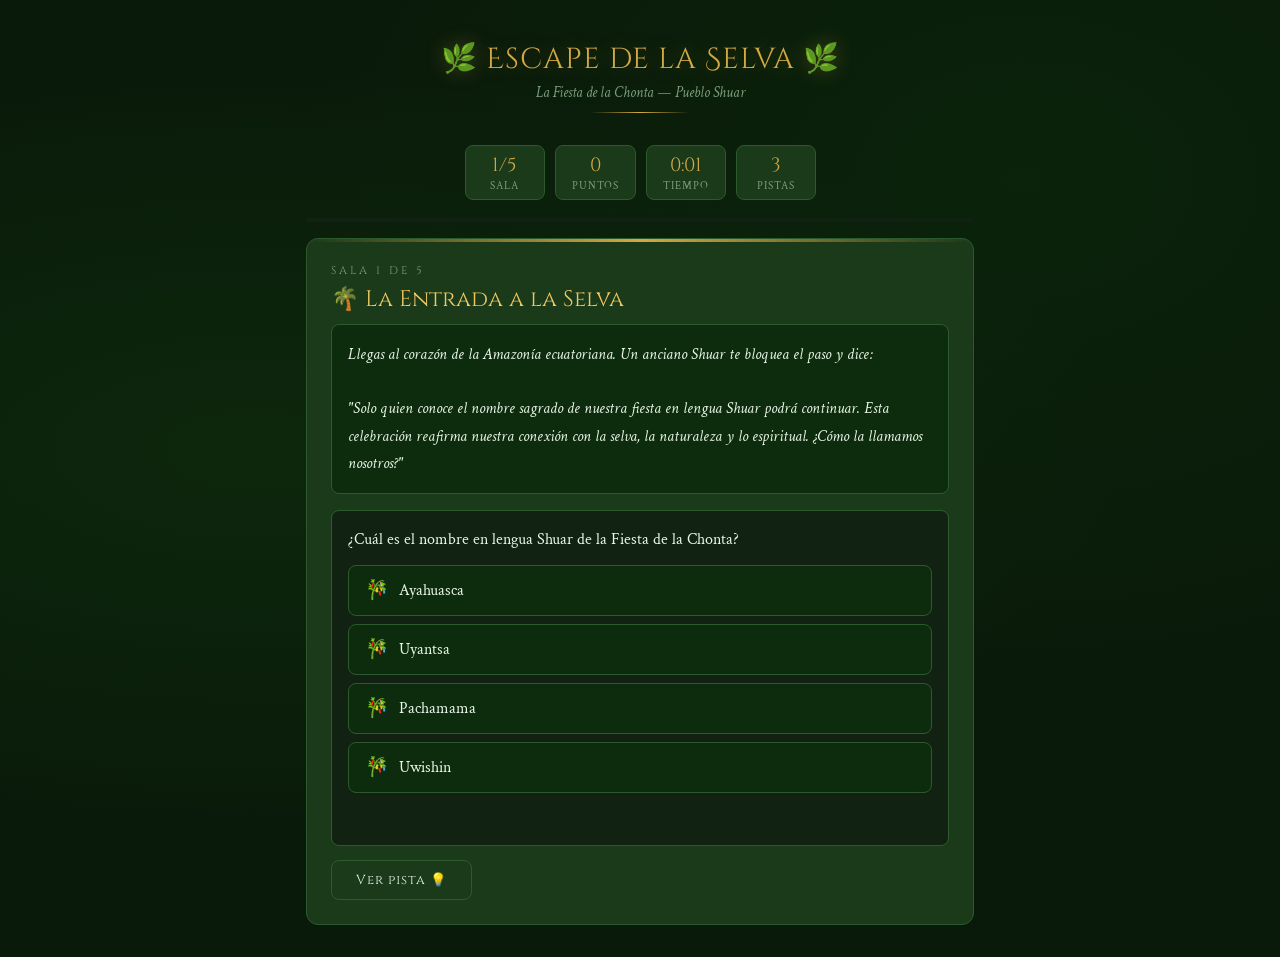
<file: juego5.html>
<!DOCTYPE html>
<html lang="es">
<head>
<meta charset="UTF-8"/>
<meta name="viewport" content="width=device-width, initial-scale=1.0"/>
<title>Escape Room – La Fiesta de la Chonta</title>
<link href="https://fonts.googleapis.com/css2?family=Cinzel+Decorative:wght@400;700&family=Cinzel:wght@400;600&family=Crimson+Text:ital,wght@0,400;0,600;1,400&display=swap" rel="stylesheet">
<style>
*,*::before,*::after{box-sizing:border-box;margin:0;padding:0;}
:root{
  --bg:#0a1a0a;
  --jungle:#0d2b0d;
  --surface:#122212;
  --card:#1a3a1a;
  --border:#2d5a2d;
  --gold:#d4a843;
  --gold2:#f0c860;
  --green:#4caf50;
  --green2:#66bb6a;
  --text:#e8f5e8;
  --muted:#7a9e7a;
  --red:#c0392b;
  --amber:#e67e22;
}
body{
  font-family:'Crimson Text',serif;
  background:var(--bg);
  color:var(--text);
  min-height:100vh;
  padding:0;
  overflow-x:hidden;
}

/* FONDO SELVA */
body::before{
  content:'';
  position:fixed;inset:0;
  background:
    radial-gradient(ellipse at 20% 50%, rgba(13,43,13,0.8) 0%, transparent 60%),
    radial-gradient(ellipse at 80% 20%, rgba(10,40,10,0.6) 0%, transparent 50%),
    var(--bg);
  pointer-events:none;z-index:0;
}

.wrap{position:relative;z-index:1;max-width:700px;margin:0 auto;padding:16px;}

/* HEADER */
.game-header{text-align:center;padding:24px 0 16px;}
.game-title{
  font-family:'Cinzel Decorative',serif;
  font-size:clamp(1.1rem,4vw,1.8rem);
  color:var(--gold);
  text-shadow:0 0 20px rgba(212,168,67,0.3);
  margin-bottom:4px;
  letter-spacing:1px;
}
.game-sub{font-size:0.95rem;color:var(--muted);font-style:italic;}
.sep{width:100px;height:1px;background:linear-gradient(90deg,transparent,var(--gold),transparent);margin:10px auto 16px;}

/* HUD */
.hud{
  display:flex;gap:10px;justify-content:center;flex-wrap:wrap;
  margin-bottom:18px;
}
.hud-item{
  background:var(--card);
  border:1px solid var(--border);
  border-radius:8px;
  padding:6px 16px;
  text-align:center;
  min-width:80px;
}
.hud-val{font-family:'Cinzel',serif;font-size:1.2rem;color:var(--gold);}
.hud-lbl{font-size:0.7rem;color:var(--muted);letter-spacing:1px;text-transform:uppercase;}

/* SALA */
.room{
  background:var(--card);
  border:1px solid var(--border);
  border-radius:12px;
  padding:24px;
  margin-bottom:16px;
  position:relative;
  overflow:hidden;
}
.room::before{
  content:'';
  position:absolute;top:0;left:0;right:0;height:3px;
  background:linear-gradient(90deg,transparent,var(--gold),transparent);
}
.room-num{
  font-family:'Cinzel',serif;
  font-size:0.7rem;letter-spacing:3px;
  color:var(--muted);margin-bottom:6px;
}
.room-title{
  font-family:'Cinzel',serif;
  font-size:clamp(1rem,3vw,1.4rem);
  color:var(--gold2);
  margin-bottom:10px;
}
.room-scene{
  background:var(--jungle);
  border:1px solid var(--border);
  border-radius:8px;
  padding:16px;
  margin-bottom:16px;
  font-style:italic;
  color:var(--text);
  font-size:1rem;
  line-height:1.7;
}
.room-scene .highlight{color:var(--gold2);font-weight:600;font-style:normal;}

/* RETO */
.challenge{
  background:var(--surface);
  border:1px solid var(--border);
  border-radius:8px;
  padding:16px;
  margin-bottom:14px;
}
.challenge-q{
  font-size:1rem;color:var(--text);
  margin-bottom:12px;line-height:1.6;
}
.challenge-q strong{color:var(--gold);}

/* OPCIONES */
.options{display:flex;flex-direction:column;gap:8px;}
.opt-btn{
  background:var(--jungle);
  border:1px solid var(--border);
  border-radius:8px;
  padding:12px 16px;
  color:var(--text);
  font-family:'Crimson Text',serif;
  font-size:1rem;
  cursor:pointer;
  text-align:left;
  transition:all 0.25s;
  display:flex;align-items:center;gap:10px;
}
.opt-btn:hover{background:var(--card);border-color:var(--gold);color:var(--gold2);}
.opt-btn.correct{background:#1a3a1a;border-color:var(--green);color:var(--green2);}
.opt-btn.wrong{background:#2a0e0e;border-color:var(--red);color:#e57373;animation:shake 0.4s ease;}
.opt-icon{font-size:1.2rem;min-width:24px;}

@keyframes shake{0%,100%{transform:translateX(0)}25%{transform:translateX(-6px)}75%{transform:translateX(6px)}}

/* INPUT TEXTO */
.input-group{display:flex;gap:8px;flex-wrap:wrap;}
.code-input{
  flex:1;min-width:140px;
  background:var(--jungle);
  border:1px solid var(--border);
  border-radius:8px;
  padding:10px 14px;
  color:var(--text);
  font-family:'Cinzel',serif;
  font-size:1rem;
  letter-spacing:3px;
  outline:none;
}
.code-input:focus{border-color:var(--gold);}
.code-input::placeholder{color:var(--muted);letter-spacing:1px;font-size:0.85rem;}

/* FEEDBACK */
.feedback{
  min-height:28px;
  font-size:0.95rem;
  font-style:italic;
  text-align:center;
  margin-top:8px;
  transition:all 0.3s;
}
.feedback.ok{color:var(--green2);}
.feedback.err{color:#e57373;}

/* BOTONES */
.btn{
  font-family:'Cinzel',serif;
  font-size:0.82rem;letter-spacing:1px;
  padding:10px 24px;border-radius:8px;
  border:1px solid var(--border);
  background:transparent;color:var(--text);
  cursor:pointer;transition:all 0.2s;
}
.btn:hover{background:var(--card);border-color:var(--gold);color:var(--gold);}
.btn-gold{background:var(--gold);color:#0a1a0a;border-color:var(--gold);font-weight:700;}
.btn-gold:hover{background:var(--gold2);color:#0a1a0a;}

/* PISTA */
.hint-box{
  background:rgba(212,168,67,0.08);
  border:1px dashed var(--gold);
  border-radius:8px;padding:10px 14px;
  font-size:0.9rem;color:var(--gold2);
  font-style:italic;margin-top:10px;
  display:none;
}
.hint-box.show{display:block;}

/* PROGRESO */
.progress-bar{
  height:4px;background:var(--surface);
  border-radius:4px;overflow:hidden;margin-bottom:16px;
}
.progress-fill{
  height:100%;background:linear-gradient(90deg,var(--green),var(--gold));
  border-radius:4px;transition:width 0.6s ease;
}

/* MENSAJE SALA */
.room-msg{
  text-align:center;padding:10px;
  font-size:0.95rem;min-height:30px;
}

/* WIN */
.win-screen{
  display:none;text-align:center;
  background:var(--card);
  border:1px solid var(--gold);
  border-radius:12px;padding:36px 24px;
  position:relative;overflow:hidden;
}
.win-screen::before{
  content:'';position:absolute;inset:0;
  background:radial-gradient(ellipse at center,rgba(212,168,67,0.06) 0%,transparent 70%);
}
.win-screen.show{display:block;}
.win-title{
  font-family:'Cinzel Decorative',serif;
  font-size:clamp(1.2rem,4vw,2rem);
  color:var(--gold);margin-bottom:8px;
}
.win-emoji{font-size:3rem;margin-bottom:12px;}
.win-msg{font-size:1rem;color:var(--text);line-height:1.7;margin-bottom:20px;font-style:italic;}
.win-stats{
  display:flex;gap:12px;justify-content:center;flex-wrap:wrap;margin-bottom:20px;
}
.win-stat{
  background:var(--surface);border:1px solid var(--border);
  border-radius:8px;padding:8px 18px;text-align:center;
}
.win-stat-val{font-family:'Cinzel',serif;font-size:1.3rem;color:var(--gold);}
.win-stat-lbl{font-size:0.72rem;color:var(--muted);}

/* CLAVE visible */
.key-badge{
  display:inline-block;
  background:var(--gold);color:#0a1a0a;
  font-family:'Cinzel',serif;font-weight:700;
  padding:3px 10px;border-radius:4px;
  font-size:0.9rem;letter-spacing:2px;
  margin:0 3px;
}

/* DRAG N DROP */
.drag-zone{display:flex;flex-wrap:wrap;gap:8px;margin-bottom:10px;}
.drag-item{
  background:var(--jungle);border:1px solid var(--border);
  border-radius:8px;padding:8px 14px;
  font-size:0.9rem;color:var(--text);
  cursor:grab;user-select:none;
  transition:all 0.2s;
}
.drag-item:hover{border-color:var(--gold);color:var(--gold2);}
.drag-item.dragging{opacity:0.4;}
.drop-slots{display:flex;flex-direction:column;gap:6px;}
.drop-slot{
  background:var(--surface);border:2px dashed var(--border);
  border-radius:8px;padding:10px 14px;
  min-height:42px;font-size:0.9rem;color:var(--muted);
  transition:all 0.2s;display:flex;align-items:center;gap:8px;
}
.drop-slot.over{border-color:var(--gold);background:rgba(212,168,67,0.08);}
.drop-slot.filled{border-style:solid;border-color:var(--border);color:var(--text);}
.slot-num{
  font-family:'Cinzel',serif;font-size:0.75rem;
  color:var(--gold);min-width:20px;
}

@media(max-width:480px){
  .room{padding:16px;}
  .hud-item{min-width:70px;padding:5px 10px;}
}
</style>
</head>
<body>
<div class="wrap">

  <div class="game-header">
    <div class="game-title">🌿 Escape de la Selva 🌿</div>
    <div class="game-sub">La Fiesta de la Chonta — Pueblo Shuar</div>
    <div class="sep"></div>
  </div>

  <div class="hud">
    <div class="hud-item"><div class="hud-val" id="h-sala">1/5</div><div class="hud-lbl">Sala</div></div>
    <div class="hud-item"><div class="hud-val" id="h-pts">0</div><div class="hud-lbl">Puntos</div></div>
    <div class="hud-item"><div class="hud-val" id="h-time">0:00</div><div class="hud-lbl">Tiempo</div></div>
    <div class="hud-item"><div class="hud-val" id="h-pistas">3</div><div class="hud-lbl">Pistas</div></div>
  </div>

  <div class="progress-bar"><div class="progress-fill" id="progress" style="width:0%"></div></div>

  <!-- SALA 1 -->
  <div class="room" id="room-1">
    <div class="room-num">SALA 1 DE 5</div>
    <div class="room-title">🌴 La Entrada a la Selva</div>
    <div class="room-scene">
      Llegas al corazón de la Amazonía ecuatoriana. Un anciano Shuar te bloquea el paso y dice:<br><br>
      <em>"Solo quien conoce el nombre sagrado de nuestra fiesta en lengua Shuar podrá continuar. Esta celebración reafirma nuestra conexión con la selva, la naturaleza y lo espiritual. ¿Cómo la llamamos nosotros?"</em>
    </div>
    <div class="challenge">
      <div class="challenge-q">¿Cuál es el nombre en lengua Shuar de la Fiesta de la Chonta?</div>
      <div class="options" id="opts-1">
        <button class="opt-btn" onclick="checkOpt(1,'A')"><span class="opt-icon">🎋</span>Ayahuasca</button>
        <button class="opt-btn" onclick="checkOpt(1,'B')"><span class="opt-icon">🎋</span>Uyantsa</button>
        <button class="opt-btn" onclick="checkOpt(1,'C')"><span class="opt-icon">🎋</span>Pachamama</button>
        <button class="opt-btn" onclick="checkOpt(1,'D')"><span class="opt-icon">🎋</span>Uwishin</button>
      </div>
      <div class="feedback" id="fb-1"></div>
      <div class="hint-box" id="hint-1">💡 Pista: Es el nombre que el PDF menciona entre paréntesis como equivalente de "la chonta" en la lengua nativa.</div>
    </div>
    <div style="display:flex;gap:8px;flex-wrap:wrap;margin-top:4px;">
      <button class="btn" onclick="useHint(1)">Ver pista 💡</button>
    </div>
  </div>

  <!-- SALA 2 -->
  <div class="room" id="room-2" style="display:none;">
    <div class="room-num">SALA 2 DE 5</div>
    <div class="room-title">🌺 El Calendario Sagrado</div>
    <div class="room-scene">
      Avanzas por un sendero de palmas. En la puerta hay una cerradura con forma de calendario.<br><br>
      <em>"Para abrir esta puerta debes demostrar que conoces el tiempo sagrado. La chonta solo se celebra cuando el fruto está listo. ¿En qué meses ocurre el Uyantsa?"</em>
    </div>
    <div class="challenge">
      <div class="challenge-q">¿En qué meses se lleva a cabo anualmente la Fiesta de la Chonta?</div>
      <div class="options" id="opts-2">
        <button class="opt-btn" onclick="checkOpt(2,'A')"><span class="opt-icon">📅</span>Enero y febrero</button>
        <button class="opt-btn" onclick="checkOpt(2,'B')"><span class="opt-icon">📅</span>Junio y julio</button>
        <button class="opt-btn" onclick="checkOpt(2,'C')"><span class="opt-icon">📅</span>Marzo y abril</button>
        <button class="opt-btn" onclick="checkOpt(2,'D')"><span class="opt-icon">📅</span>Octubre y noviembre</button>
      </div>
      <div class="feedback" id="fb-2"></div>
      <div class="hint-box" id="hint-2">💡 Pista: Coincide con la cosecha del fruto de la palma chonta (Bactris gasipaes).</div>
    </div>
    <div style="display:flex;gap:8px;flex-wrap:wrap;margin-top:4px;">
      <button class="btn" onclick="useHint(2)">Ver pista 💡</button>
    </div>
  </div>

  <!-- SALA 3 — DRAG & DROP -->
  <div class="room" id="room-3" style="display:none;">
    <div class="room-num">SALA 3 DE 5</div>
    <div class="room-title">🍺 La Preparación Ritual</div>
    <div class="room-scene">
      Llegas a la choza ceremonial. Las mujeres Shuar preparan la bebida sagrada, pero los pasos están desordenados.<br><br>
      <em>"El espíritu de la chonta no tolerará el desorden. Ordena los pasos correctamente para que la chicha sea aceptada por la Pachamama."</em>
    </div>
    <div class="challenge">
      <div class="challenge-q">Arrastra los pasos de preparación de la <strong>chicha de chonta</strong> al orden correcto:</div>
      <div class="drag-zone" id="drag-items">
        <div class="drag-item" draggable="true" data-step="3" id="di-fermentar">🫙 Fermentar con agua</div>
        <div class="drag-item" draggable="true" data-step="1" id="di-cocinar">🔥 Cocinar los frutos</div>
        <div class="drag-item" draggable="true" data-step="4" id="di-servir">🥣 Servir en la fiesta</div>
        <div class="drag-item" draggable="true" data-step="2" id="di-moler">🪨 Moler/machacar hasta pasta</div>
      </div>
      <div class="drop-slots" id="drop-slots">
        <div class="drop-slot" data-pos="1"><span class="slot-num">1°</span><span class="slot-text">Arrastra aquí el primer paso...</span></div>
        <div class="drop-slot" data-pos="2"><span class="slot-num">2°</span><span class="slot-text">Arrastra aquí el segundo paso...</span></div>
        <div class="drop-slot" data-pos="3"><span class="slot-num">3°</span><span class="slot-text">Arrastra aquí el tercer paso...</span></div>
        <div class="drop-slot" data-pos="4"><span class="slot-num">4°</span><span class="slot-text">Arrastra aquí el cuarto paso...</span></div>
      </div>
      <div class="feedback" id="fb-3"></div>
      <div class="hint-box" id="hint-3">💡 Pista: Primero se cocinan, luego se pelan y muelen, después se fermenta con agua. La bebida se sirve al final.</div>
    </div>
    <div style="display:flex;gap:8px;flex-wrap:wrap;margin-top:10px;">
      <button class="btn" onclick="useHint(3)">Ver pista 💡</button>
      <button class="btn btn-gold" onclick="checkDrag()">Verificar orden</button>
    </div>
  </div>

  <!-- SALA 4 -->
  <div class="room" id="room-4" style="display:none;">
    <div class="room-num">SALA 4 DE 5</div>
    <div class="room-title">🪘 El Círculo de los Sabios</div>
    <div class="room-scene">
      Un anciano con pintura facial te detiene frente al círculo ritual. Los Uwishin danzan lentamente.<br><br>
      <em>"Quien quiera presenciar nuestros rituales debe saber quiénes somos. Conoces nuestro nombre y nuestro rol en el Uyantsa. Solo así podrás avanzar."</em>
    </div>
    <div class="challenge">
      <div class="challenge-q">¿Quiénes son los <strong>Uwishin</strong> y qué rol cumplen durante el Uyantsa?</div>
      <div class="options" id="opts-4">
        <button class="opt-btn" onclick="checkOpt(4,'A')"><span class="opt-icon">🧙</span>Los jóvenes guerreros que danzan toda la noche</button>
        <button class="opt-btn" onclick="checkOpt(4,'B')"><span class="opt-icon">🧙</span>Las mujeres que preparan la chicha de chonta</button>
        <button class="opt-btn" onclick="checkOpt(4,'C')"><span class="opt-icon">🧙</span>Los ancianos y sabios que dirigen oraciones y rituales de agradecimiento</button>
        <button class="opt-btn" onclick="checkOpt(4,'D')"><span class="opt-icon">🧙</span>Los músicos que tocan los tambores y flautas</button>
      </div>
      <div class="feedback" id="fb-4"></div>
      <div class="hint-box" id="hint-4">💡 Pista: Ellos elevan agradecimiento a la naturaleza y a los espíritus protectores de la selva.</div>
    </div>
    <div style="display:flex;gap:8px;flex-wrap:wrap;margin-top:4px;">
      <button class="btn" onclick="useHint(4)">Ver pista 💡</button>
    </div>
  </div>

  <!-- SALA 5 — CÓDIGO FINAL -->
  <div class="room" id="room-5" style="display:none;">
    <div class="room-num">SALA 5 DE 5 — DESAFÍO FINAL</div>
    <div class="room-title">🗝️ La Puerta de la Selva</div>
    <div class="room-scene">
      Frente a ti está la gran puerta de salida. Está sellada con un código de 4 letras.<br><br>
      <em>"Has demostrado mucho conocimiento. Para el código final, recuerda: somos nativos del pueblo <span class='highlight'>Shuar</span>, nuestra fiesta honra la <span class='highlight'>Pachamama</span>, compartimos <span class='highlight'>chicha</span> y saberes, y vivimos en la <span class='highlight'>selva</span> amazónica.<br><br>
      El código son las primeras letras de: el fruto sagrado, el pueblo que celebra, la bebida ceremonial, y la provincia donde están nuestras comunidades.<br><br>
      Fruto = <strong>C</strong>honta &nbsp;|&nbsp; Pueblo = <strong>S</strong>huar &nbsp;|&nbsp; Bebida = <strong>C</strong>hicha &nbsp;|&nbsp; Provincia = <strong>Z</strong>amora Chinchipe"</em>
    </div>
    <div class="challenge">
      <div class="challenge-q">Ingresa el código de 4 letras para escapar de la selva:</div>
      <div class="input-group">
        <input class="code-input" id="code-input" maxlength="4" placeholder="Ingresa el código..." autocomplete="off" autocorrect="off" spellcheck="false"/>
        <button class="btn btn-gold" onclick="checkCode()">Ingresar</button>
      </div>
      <div class="feedback" id="fb-5"></div>
      <div class="hint-box" id="hint-5">💡 Pista: Son las iniciales de Chonta, Shuar, Chicha y Zamora. ¡Cuatro letras juntas!</div>
    </div>
    <div style="display:flex;gap:8px;flex-wrap:wrap;margin-top:10px;">
      <button class="btn" onclick="useHint(5)">Ver pista 💡</button>
    </div>
  </div>

  <!-- WIN -->
  <div class="win-screen" id="win-screen">
    <div class="win-emoji">🏆</div>
    <div class="win-title">¡Escapaste de la Selva!</div>
    <div class="win-msg">
      Has demostrado que conoces profundamente la tradición ancestral del pueblo Shuar.<br>
      La Fiesta de la Chonta — el Uyantsa — es mucho más que una celebración: es la conexión viva entre el ser humano, la naturaleza y lo espiritual.
    </div>
    <div class="win-stats">
      <div class="win-stat"><div class="win-stat-val" id="w-pts">0</div><div class="win-stat-lbl">Puntos</div></div>
      <div class="win-stat"><div class="win-stat-val" id="w-time">-</div><div class="win-stat-lbl">Tiempo</div></div>
      <div class="win-stat"><div class="win-stat-val" id="w-pistas">-</div><div class="win-stat-lbl">Pistas usadas</div></div>
    </div>
    <button class="btn btn-gold" onclick="resetGame()">Jugar de nuevo</button>
  </div>

</div><!-- /wrap -->

<script>
// ESTADO
let currentRoom=1, pts=0, seconds=0, hintsLeft=3, hintsUsed=0, timerInt=null;
const TOTAL_ROOMS=5;
const ANSWERS={1:'B',2:'C',4:'C'};
const drag={slots:{},dragging:null};

// TIMER
function startTimer(){
  timerInt=setInterval(()=>{
    seconds++;
    const m=Math.floor(seconds/60),s=seconds%60;
    document.getElementById('h-time').textContent=`${m}:${String(s).padStart(2,'0')}`;
  },1000);
}

// HUD
function updateHUD(){
  document.getElementById('h-sala').textContent=`${currentRoom}/${TOTAL_ROOMS}`;
  document.getElementById('h-pts').textContent=pts;
  document.getElementById('h-pistas').textContent=hintsLeft;
  const pct=((currentRoom-1)/TOTAL_ROOMS)*100;
  document.getElementById('progress').style.width=pct+'%';
}

// OPCIÓN MULTIPLE
function checkOpt(room,opt){
  if(document.getElementById(`fb-${room}`).classList.contains('ok')) return;
  const correct=ANSWERS[room];
  const btns=document.querySelectorAll(`#opts-${room} .opt-btn`);
  const chosen=btns[['A','B','C','D'].indexOf(opt)];
  if(opt===correct){
    chosen.classList.add('correct');
    showFB(room,'✅ ¡Correcto! La puerta se abre...','ok');
    pts+=100;
    updateHUD();
    setTimeout(()=>nextRoom(),1200);
  } else {
    chosen.classList.add('wrong');
    setTimeout(()=>chosen.classList.remove('wrong'),500);
    showFB(room,'❌ Incorrecto. Sigue intentando...','err');
    pts=Math.max(0,pts-10);
    updateHUD();
  }
}

function showFB(room,msg,cls){
  const el=document.getElementById(`fb-${room}`);
  el.textContent=msg;el.className='feedback '+cls;
}

// PISTAS
function useHint(room){
  if(hintsLeft<=0){showFB(room,'No te quedan pistas disponibles.','err');return;}
  hintsLeft--;hintsUsed++;
  document.getElementById(`hint-${room}`).classList.add('show');
  updateHUD();
}

// DRAG & DROP SALA 3
function initDrag(){
  const items=document.querySelectorAll('.drag-item');
  const slots=document.querySelectorAll('.drop-slot');
  items.forEach(item=>{
    item.addEventListener('dragstart',e=>{
      drag.dragging=item;item.classList.add('dragging');
      e.dataTransfer.setData('text/plain',item.id);
    });
    item.addEventListener('dragend',()=>{item.classList.remove('dragging');drag.dragging=null;});
  });
  slots.forEach(slot=>{
    slot.addEventListener('dragover',e=>{e.preventDefault();slot.classList.add('over');});
    slot.addEventListener('dragleave',()=>slot.classList.remove('over'));
    slot.addEventListener('drop',e=>{
      e.preventDefault();slot.classList.remove('over');
      if(!drag.dragging) return;
      const pos=slot.dataset.pos;
      // Si el slot ya tiene algo, devolver al pool
      if(drag.slots[pos]){
        const old=document.getElementById(drag.slots[pos]);
        if(old) document.getElementById('drag-items').appendChild(old);
      }
      drag.slots[pos]=drag.dragging.id;
      slot.innerHTML=`<span class="slot-num">${pos}°</span><span>${drag.dragging.textContent}</span>`;
      slot.classList.add('filled');
      document.getElementById('drag-items').removeChild(drag.dragging);
    });
  });
}

function checkDrag(){
  // Orden correcto: 1=cocinar, 2=moler, 3=fermentar, 4=servir
  const correct={'1':'di-cocinar','2':'di-moler','3':'di-fermentar','4':'di-servir'};
  let allFilled=Object.keys(drag.slots).length===4;
  if(!allFilled){showFB(3,'Arrastra todos los pasos primero.','err');return;}
  let ok=true;
  for(const pos in correct){ if(drag.slots[pos]!==correct[pos]){ok=false;break;} }
  if(ok){
    showFB(3,'✅ ¡El orden es correcto! La chicha será aceptada...','ok');
    pts+=100;updateHUD();
    setTimeout(()=>nextRoom(),1400);
  } else {
    showFB(3,'❌ El orden no es correcto. Revisa los pasos del cuento.','err');
    pts=Math.max(0,pts-15);updateHUD();
  }
}

// CÓDIGO FINAL
function checkCode(){
  const val=document.getElementById('code-input').value.toUpperCase().trim();
  if(val==='CSCZ'){
    showFB(5,'✅ ¡Código correcto! ¡La puerta de la selva se abre!','ok');
    pts+=200;updateHUD();
    setTimeout(()=>showWin(),1200);
  } else {
    showFB(5,'❌ Código incorrecto. Piensa en las iniciales...','err');
    pts=Math.max(0,pts-20);updateHUD();
  }
}
document.addEventListener('DOMContentLoaded',()=>{
  const inp=document.getElementById('code-input');
  if(inp) inp.addEventListener('keydown',e=>{if(e.key==='Enter')checkCode();});
});

// SIGUIENTE SALA
function nextRoom(){
  document.getElementById(`room-${currentRoom}`).style.display='none';
  currentRoom++;
  if(currentRoom<=TOTAL_ROOMS){
    document.getElementById(`room-${currentRoom}`).style.display='block';
    updateHUD();
    if(currentRoom===3) setTimeout(initDrag,100);
    window.scrollTo({top:0,behavior:'smooth'});
  }
}

// WIN
function showWin(){
  clearInterval(timerInt);
  document.getElementById(`room-${currentRoom}`).style.display='none';
  const ws=document.getElementById('win-screen');
  ws.classList.add('show');
  const m=Math.floor(seconds/60),s=seconds%60;
  document.getElementById('w-pts').textContent=pts;
  document.getElementById('w-time').textContent=`${m}:${String(s).padStart(2,'0')}`;
  document.getElementById('w-pistas').textContent=hintsUsed;
  document.getElementById('progress').style.width='100%';
  window.scrollTo({top:0,behavior:'smooth'});
}

// RESET
function resetGame(){
  currentRoom=1;pts=0;seconds=0;hintsLeft=3;hintsUsed=0;
  clearInterval(timerInt);
  Object.assign(drag,{slots:{},dragging:null});
  document.getElementById('win-screen').classList.remove('show');
  for(let i=1;i<=TOTAL_ROOMS;i++){
    const r=document.getElementById(`room-${i}`);
    if(r){r.style.display=i===1?'block':'none';}
    const fb=document.getElementById(`fb-${i}`);
    if(fb){fb.textContent='';fb.className='feedback';}
    const hint=document.getElementById(`hint-${i}`);
    if(hint) hint.classList.remove('show');
  }
  // Reset opciones
  document.querySelectorAll('.opt-btn').forEach(b=>b.classList.remove('correct','wrong'));
  // Reset drag
  const di=document.getElementById('drag-items');
  if(di) di.innerHTML=`
    <div class="drag-item" draggable="true" data-step="3" id="di-fermentar">🫙 Fermentar con agua</div>
    <div class="drag-item" draggable="true" data-step="1" id="di-cocinar">🔥 Cocinar los frutos</div>
    <div class="drag-item" draggable="true" data-step="4" id="di-servir">🥣 Servir en la fiesta</div>
    <div class="drag-item" draggable="true" data-step="2" id="di-moler">🪨 Moler/machacar hasta pasta</div>
  `;
  const ds=document.querySelectorAll('.drop-slot');
  ds.forEach(s=>{
    const pos=s.dataset.pos;
    s.innerHTML=`<span class="slot-num">${pos}°</span><span class="slot-text">Arrastra aquí el ${pos==='1'?'primer':pos==='2'?'segundo':pos==='3'?'tercer':'cuarto'} paso...</span>`;
    s.classList.remove('filled');
  });
  const ci=document.getElementById('code-input');
  if(ci) ci.value='';
  updateHUD();
  startTimer();
  window.scrollTo({top:0,behavior:'smooth'});
}

// INIT
updateHUD();
startTimer();
</script>
</body>
</html>
</file>
